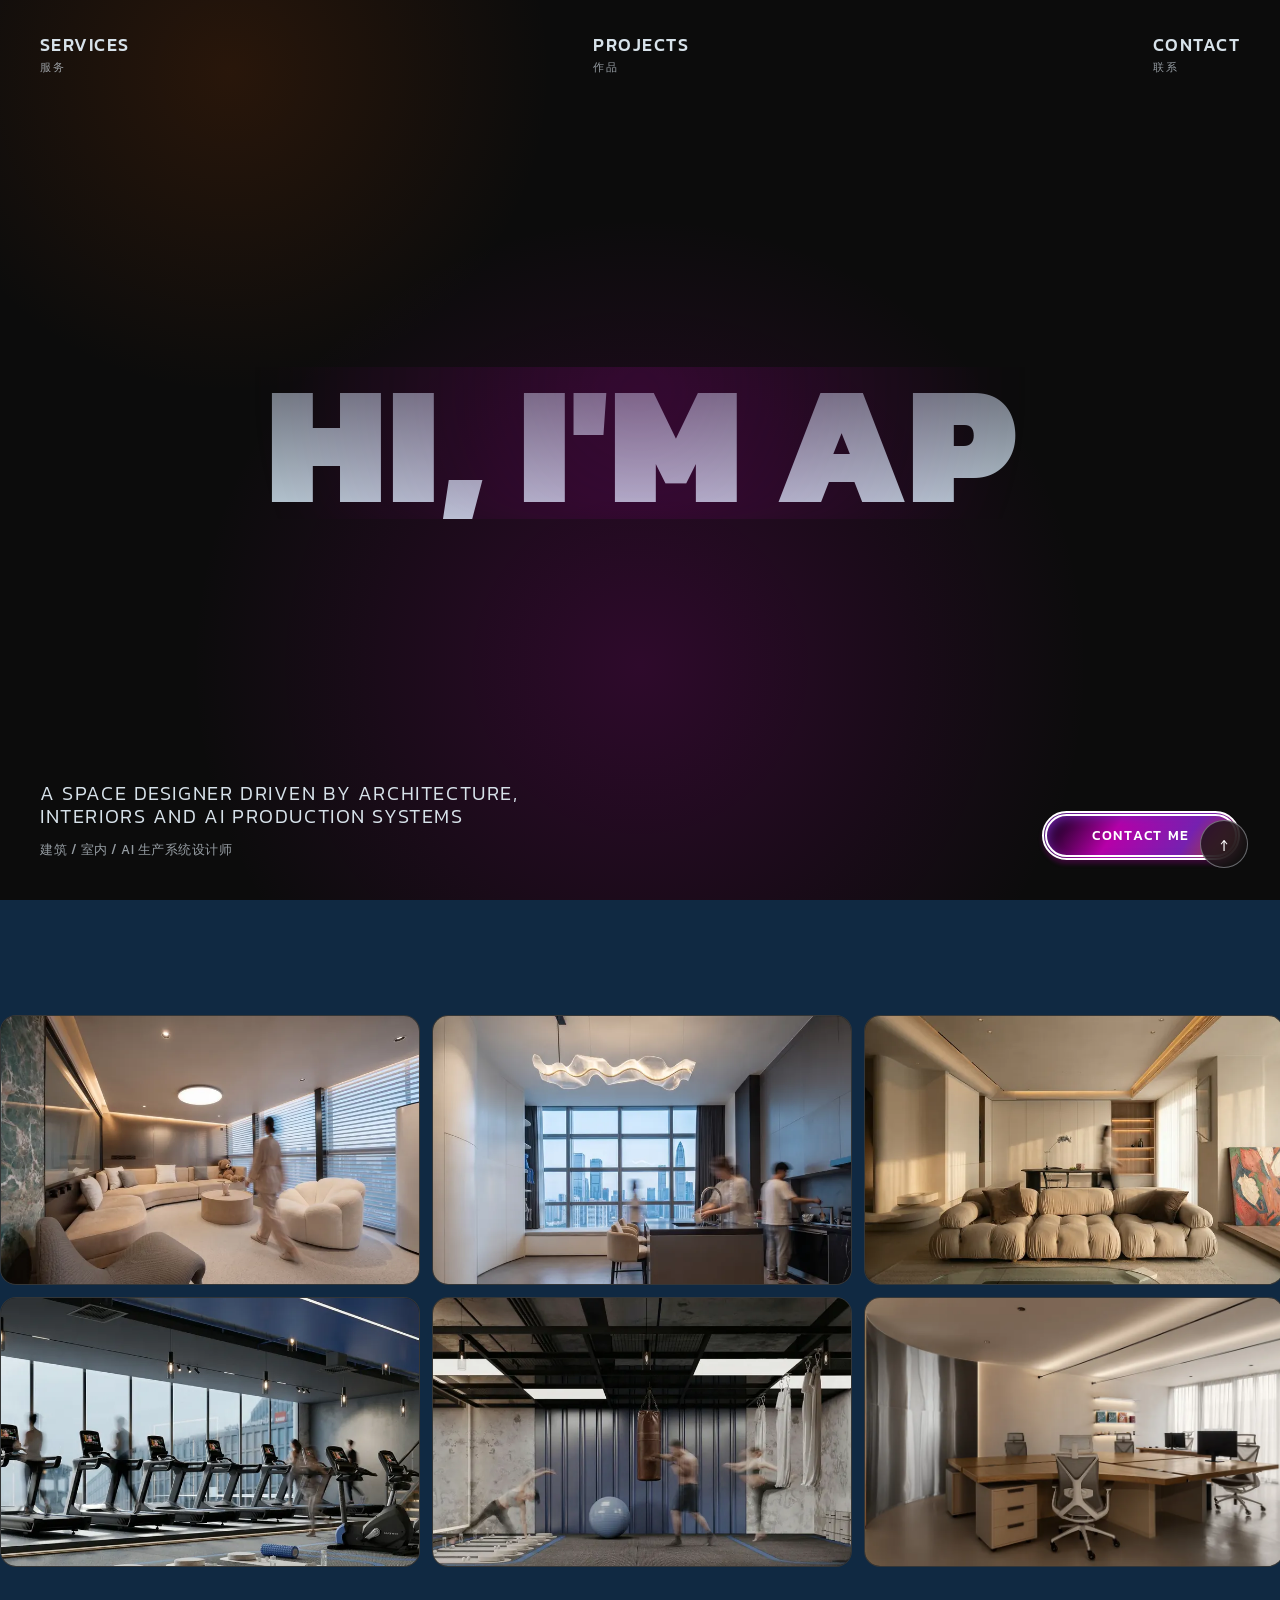
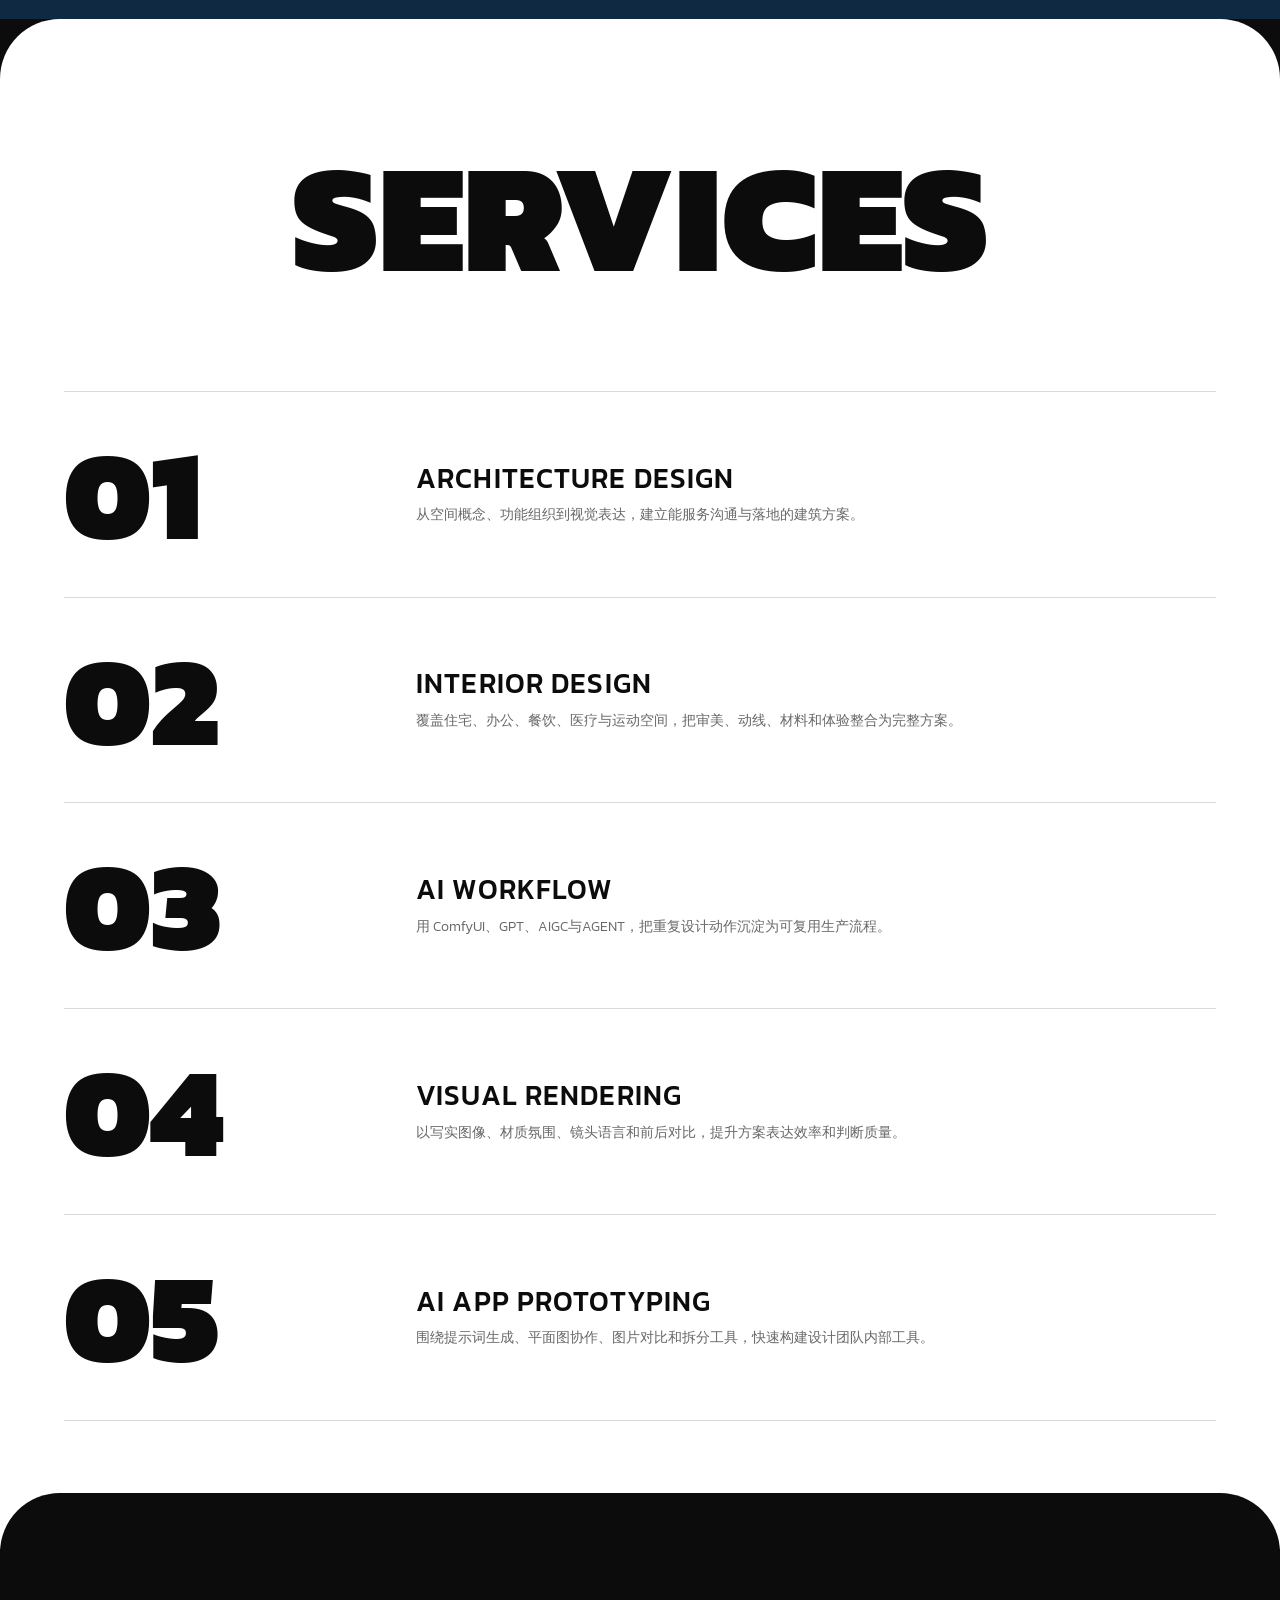
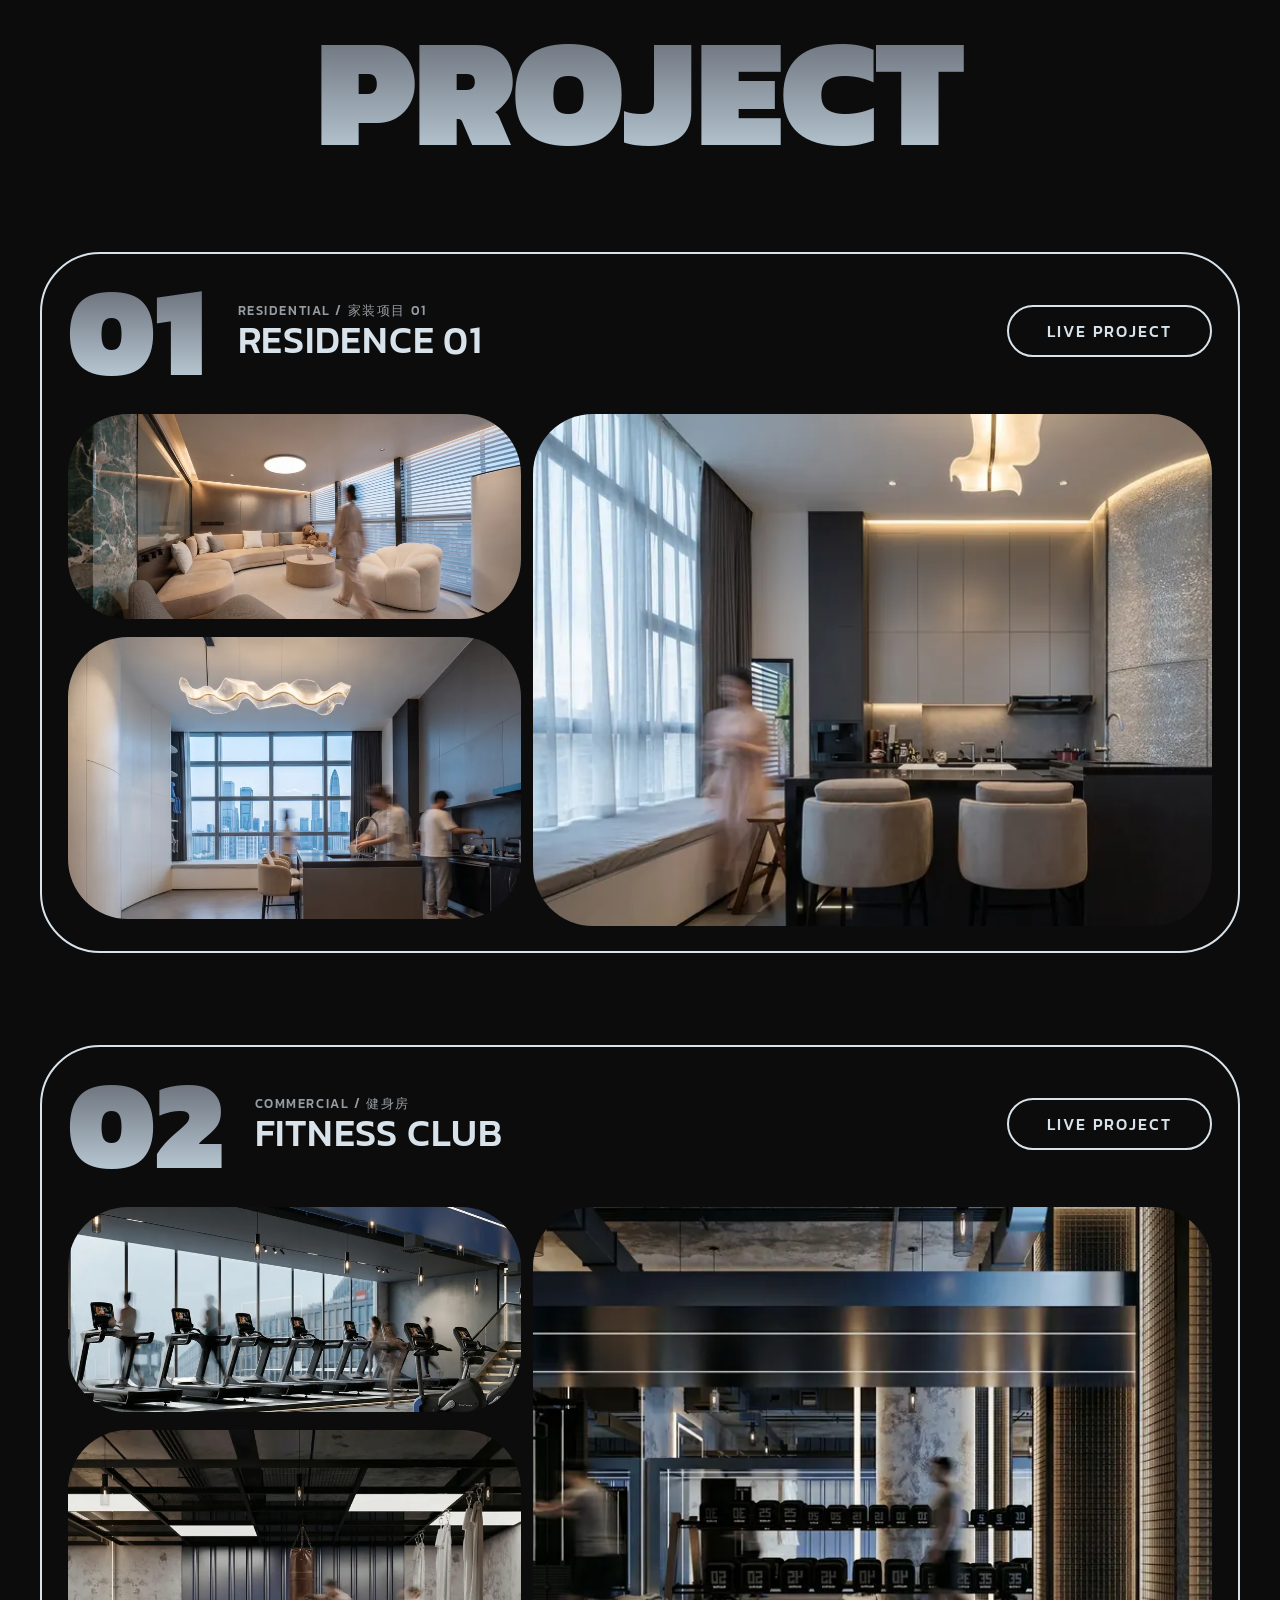
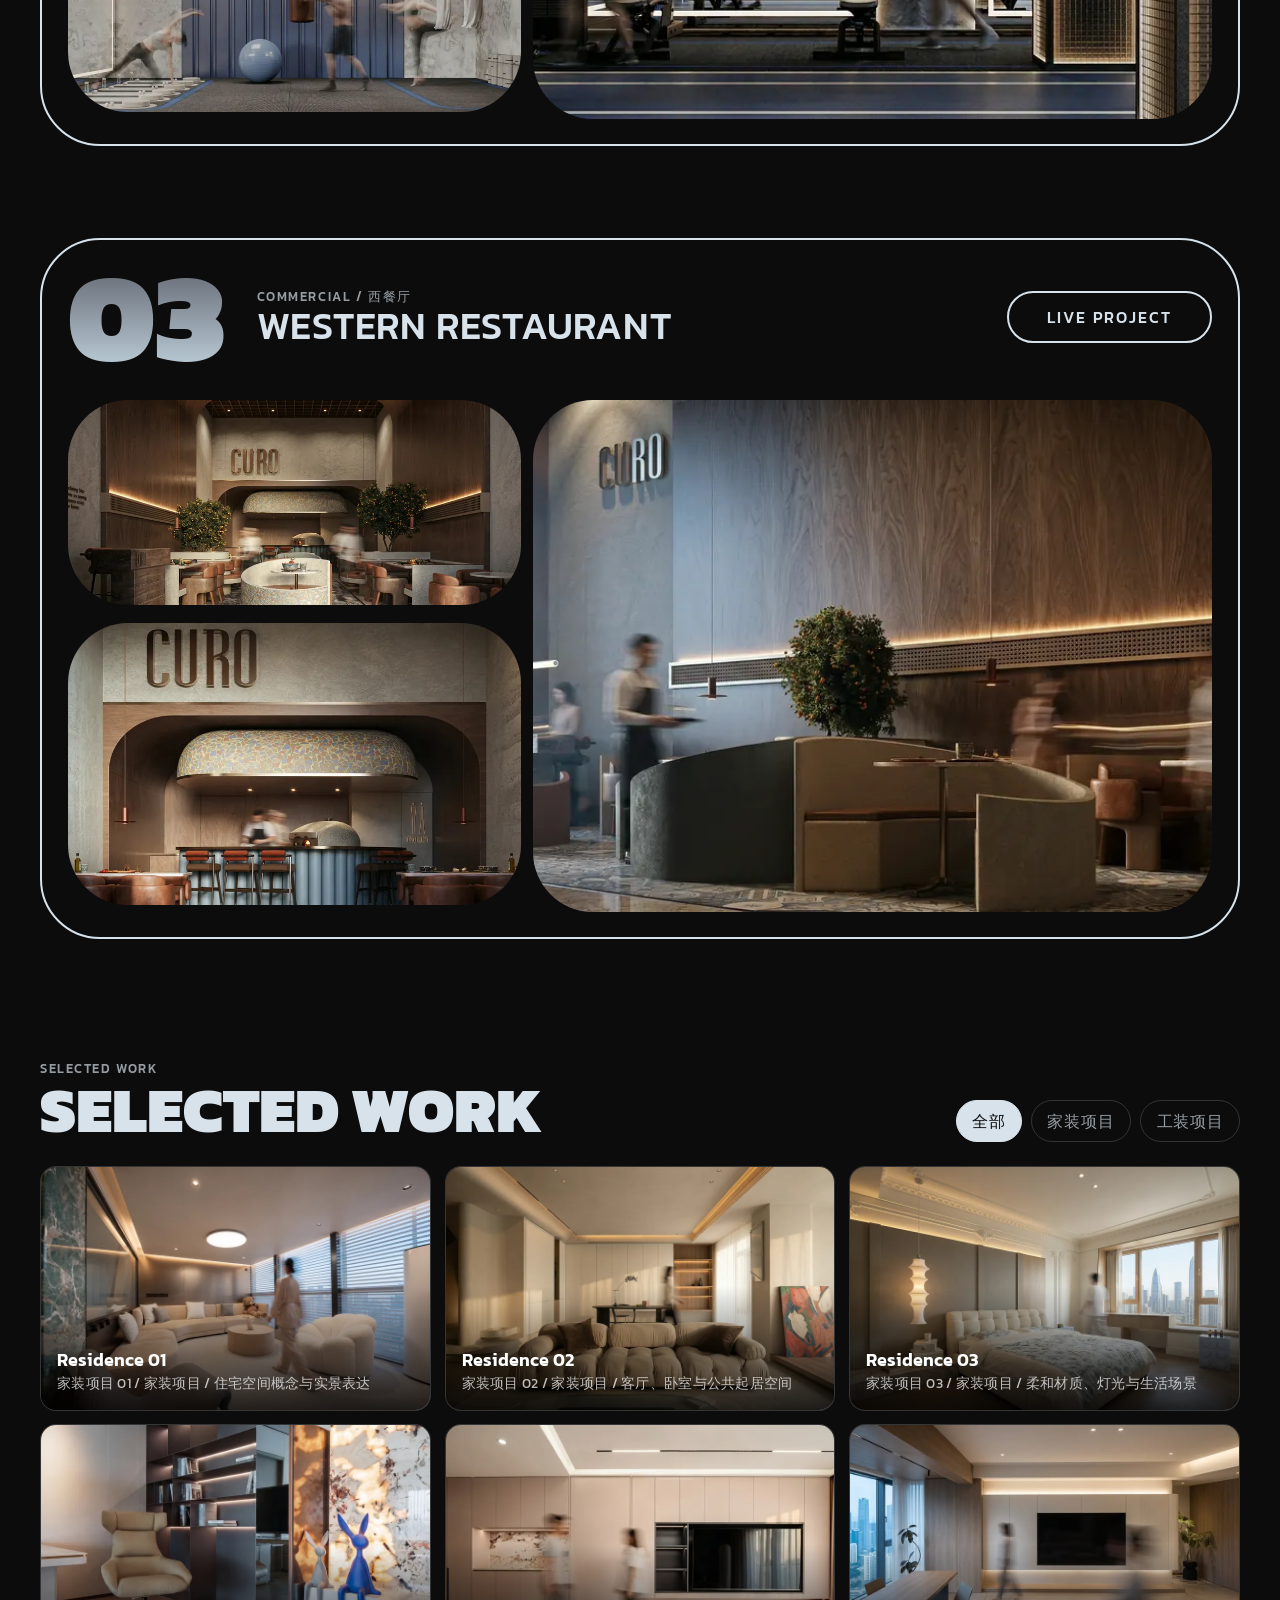
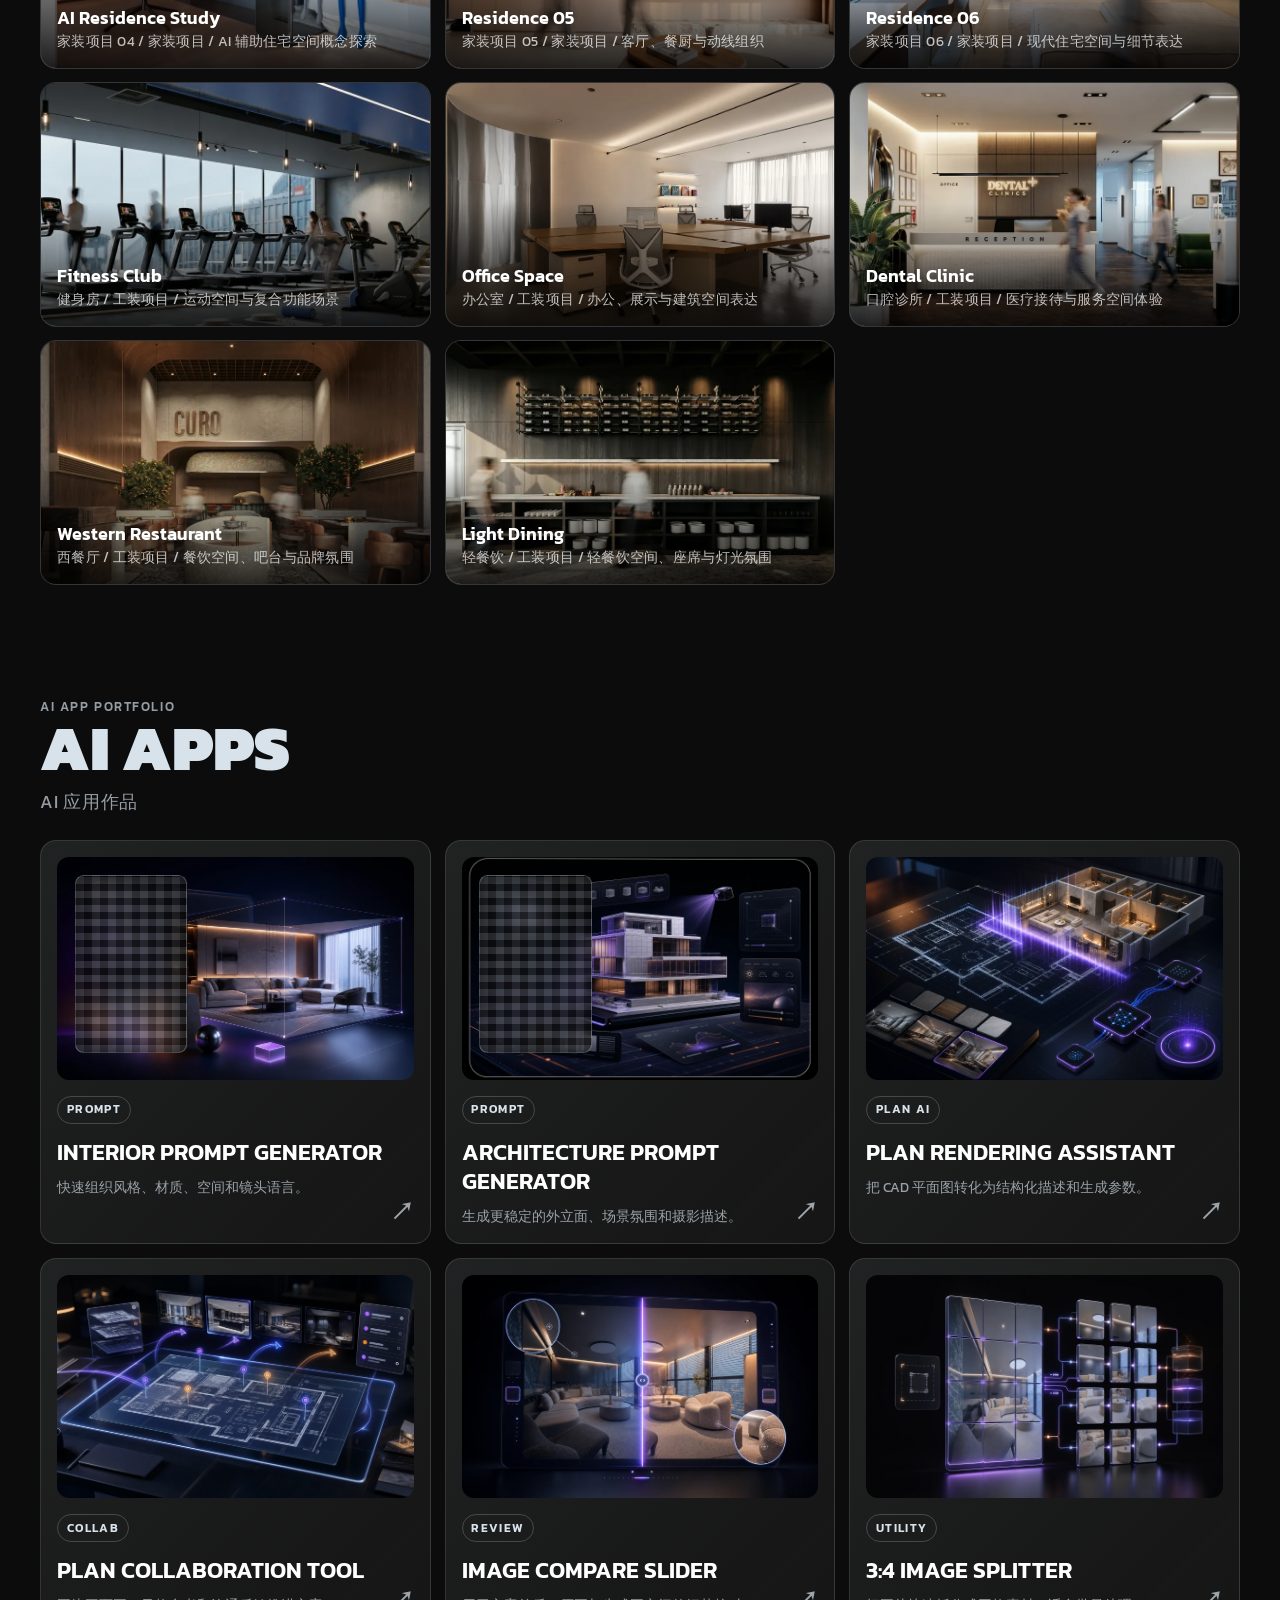
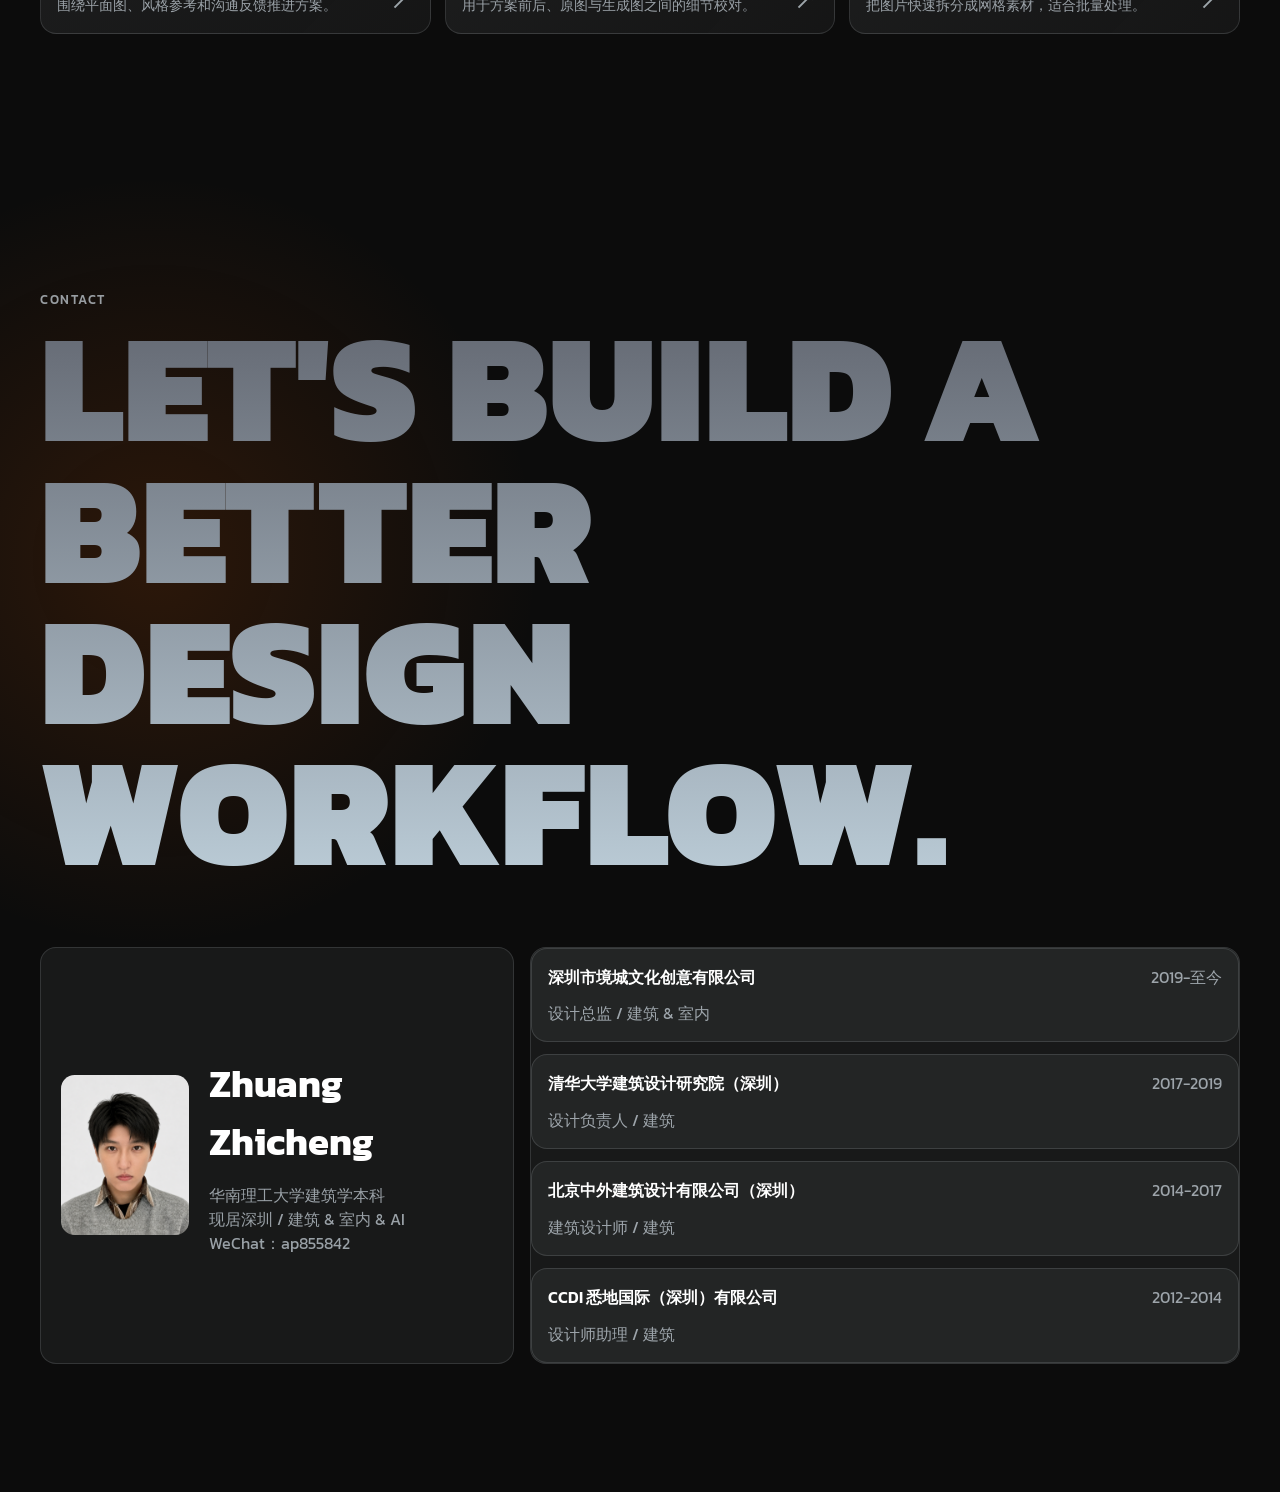
<file: index.html>
<!doctype html>
<html lang="zh-CN">
  <head>
    <meta charset="UTF-8" />
    <meta name="viewport" content="width=device-width, initial-scale=1.0" />
    <title>庄志城 -- 3D Space & AI Creator</title>
    <meta
      name="description"
      content="庄志城个人网页，展示建筑设计、室内设计、AIGC 工作流与设计类 AI 应用。"
    />
    <link rel="preconnect" href="https://fonts.googleapis.com" />
    <link rel="preconnect" href="https://fonts.gstatic.com" crossorigin />
    <link
      href="https://fonts.googleapis.com/css2?family=Kanit:wght@300;400;500;600;700;800;900&display=swap"
      rel="stylesheet"
    />
    <link rel="icon" href="data:image/svg+xml,%3Csvg xmlns='http://www.w3.org/2000/svg' viewBox='0 0 64 64'%3E%3Crect width='64' height='64' rx='32' fill='%230C0C0C'/%3E%3Ctext x='32' y='42' text-anchor='middle' font-size='30' font-family='Arial' font-weight='800' fill='%23D7E2EA'%3EZ%3C/text%3E%3C/svg%3E" />
    <link rel="stylesheet" href="./styles.css?v=20260701-publish" />
  </head>
  <body>
    <main id="top" class="site-shell">
      <section class="hero-section" aria-label="首页">
        <header class="site-nav">
          <a href="#services">Services<span>服务</span></a>
          <a href="#projects">Projects<span>作品</span></a>
          <a href="#contact">Contact<span>联系</span></a>
        </header>

        <div class="hero-heading-wrap reveal" data-reveal>
          <h1 class="hero-heading">Hi, i'm AP</h1>
        </div>

        <div class="hero-bottom">
          <p class="hero-intro reveal" data-reveal>
            a space designer driven by architecture,<br />
            interiors and ai production systems
            <span>建筑 / 室内 / AI 生产系统设计师</span>
          </p>
          <a class="contact-button reveal" href="#contact" data-reveal>Contact Me</a>
        </div>
      </section>

      <section class="marquee-section" aria-label="作品滚动预览">
        <div class="marquee-row" data-direction="right"></div>
        <div class="marquee-row" data-direction="left"></div>
      </section>

      <section id="services" class="services-section">
        <h2 class="section-title reveal" data-reveal>Services</h2>
        <div class="service-list">
          <article class="service-item reveal" data-reveal>
            <span>01</span>
            <div>
              <h3>Architecture Design</h3>
              <p>从空间概念、功能组织到视觉表达，建立能服务沟通与落地的建筑方案。</p>
            </div>
          </article>
          <article class="service-item reveal" data-reveal>
            <span>02</span>
            <div>
              <h3>Interior Design</h3>
              <p>覆盖住宅、办公、餐饮、医疗与运动空间，把审美、动线、材料和体验整合为完整方案。</p>
            </div>
          </article>
          <article class="service-item reveal" data-reveal>
            <span>03</span>
            <div>
              <h3>AI Workflow</h3>
              <p>用 ComfyUI、GPT、AIGC与AGENT，把重复设计动作沉淀为可复用生产流程。</p>
            </div>
          </article>
          <article class="service-item reveal" data-reveal>
            <span>04</span>
            <div>
              <h3>Visual Rendering</h3>
              <p>以写实图像、材质氛围、镜头语言和前后对比，提升方案表达效率和判断质量。</p>
            </div>
          </article>
          <article class="service-item reveal" data-reveal>
            <span>05</span>
            <div>
              <h3>AI App Prototyping</h3>
              <p>围绕提示词生成、平面图协作、图片对比和拆分工具，快速构建设计团队内部工具。</p>
            </div>
          </article>
        </div>
      </section>

      <section id="projects" class="projects-section">
        <h2 class="hero-heading section-heading reveal" data-reveal>Project</h2>
        <div class="project-stack" id="projectStack"></div>

        <div class="work-library" aria-label="完整作品集">
          <div class="library-heading">
            <div>
              <p class="eyebrow">Selected Work</p>
              <h2>Selected Work</h2>
            </div>
            <div class="filter-bar" role="list" aria-label="作品筛选"></div>
          </div>
          <div class="work-grid" id="workGrid" aria-live="polite"></div>
        </div>

        <div class="ai-apps" aria-label="AI 应用作品">
          <div class="library-heading">
            <div>
              <p class="eyebrow">AI App Portfolio</p>
              <h2>AI Apps</h2>
              <p class="heading-note">AI 应用作品</p>
            </div>
          </div>
          <div class="app-grid">
            <a class="app-card" href="./public/apps/interior-prompt.html" target="_blank" rel="noopener">
              <figure><img src="./public/assets/apps/interior-prompt.webp" alt="" loading="lazy" /></figure>
              <span>Prompt</span>
              <h3>Interior Prompt Generator</h3>
              <p>快速组织风格、材质、空间和镜头语言。</p>
            </a>
            <a class="app-card" href="./public/apps/architecture-prompt.html" target="_blank" rel="noopener">
              <figure><img src="./public/assets/apps/architecture-prompt.webp" alt="" loading="lazy" /></figure>
              <span>Prompt</span>
              <h3>Architecture Prompt Generator</h3>
              <p>生成更稳定的外立面、场景氛围和摄影描述。</p>
            </a>
            <a class="app-card" href="./public/apps/plan-render.html" target="_blank" rel="noopener">
              <figure><img src="./public/assets/apps/plan-render.webp" alt="" loading="lazy" /></figure>
              <span>Plan AI</span>
              <h3>Plan Rendering Assistant</h3>
              <p>把 CAD 平面图转化为结构化描述和生成参数。</p>
            </a>
            <a class="app-card" href="./public/apps/plan-collaboration.html" target="_blank" rel="noopener">
              <figure><img src="./public/assets/apps/plan-collaboration.webp" alt="" loading="lazy" /></figure>
              <span>Collab</span>
              <h3>Plan Collaboration Tool</h3>
              <p>围绕平面图、风格参考和沟通反馈推进方案。</p>
            </a>
            <a class="app-card" href="./public/apps/image-compare.html" target="_blank" rel="noopener">
              <figure><img src="./public/assets/apps/image-compare.webp" alt="" loading="lazy" /></figure>
              <span>Review</span>
              <h3>Image Compare Slider</h3>
              <p>用于方案前后、原图与生成图之间的细节校对。</p>
            </a>
            <a class="app-card" href="./public/apps/image-split-3x4.html" target="_blank" rel="noopener">
              <figure><img src="./public/assets/apps/image-split-3x4.webp" alt="" loading="lazy" /></figure>
              <span>Utility</span>
              <h3>3:4 Image Splitter</h3>
              <p>把图片快速拆分成网格素材，适合批量处理。</p>
            </a>
          </div>
        </div>
      </section>

      <section id="contact" class="contact-section">
        <p class="eyebrow">Contact</p>
        <h2 class="hero-heading">Let's build a better design workflow.</h2>
        <div class="contact-panel">
          <div class="contact-profile">
            <img src="./public/assets/resume/profile-avatar.png?v=20260623-clear" alt="庄志城个人照片" />
            <div>
              <h3>Zhuang Zhicheng</h3>
              <p>华南理工大学建筑学本科</p>
              <p>现居深圳 / 建筑 & 室内 & AI</p>
              <p>WeChat：ap855842</p>
            </div>
          </div>
          <div class="timeline" id="timeline"></div>
        </div>
      </section>
    </main>

    <div class="lightbox" id="lightbox" hidden>
      <button class="lightbox-close" type="button" aria-label="关闭作品预览">×</button>
      <div class="lightbox-toolbar" aria-label="作品预览工具">
        <button class="lightbox-zoom" type="button" data-zoom="toggle">放大查看</button>
        <button class="lightbox-zoom" type="button" data-zoom="reset">还原</button>
      </div>
      <button class="lightbox-nav prev" type="button" aria-label="上一张">‹</button>
      <figure>
        <img id="lightboxImage" alt="" />
        <figcaption id="lightboxCaption"></figcaption>
      </figure>
      <button class="lightbox-nav next" type="button" aria-label="下一张">›</button>
    </div>

    <a class="back-to-top" href="#top" aria-label="回到顶部">
      <span aria-hidden="true">↑</span>
    </a>

    <script src="./script.js?v=20260701-publish"></script>
  </body>
</html>
</file>
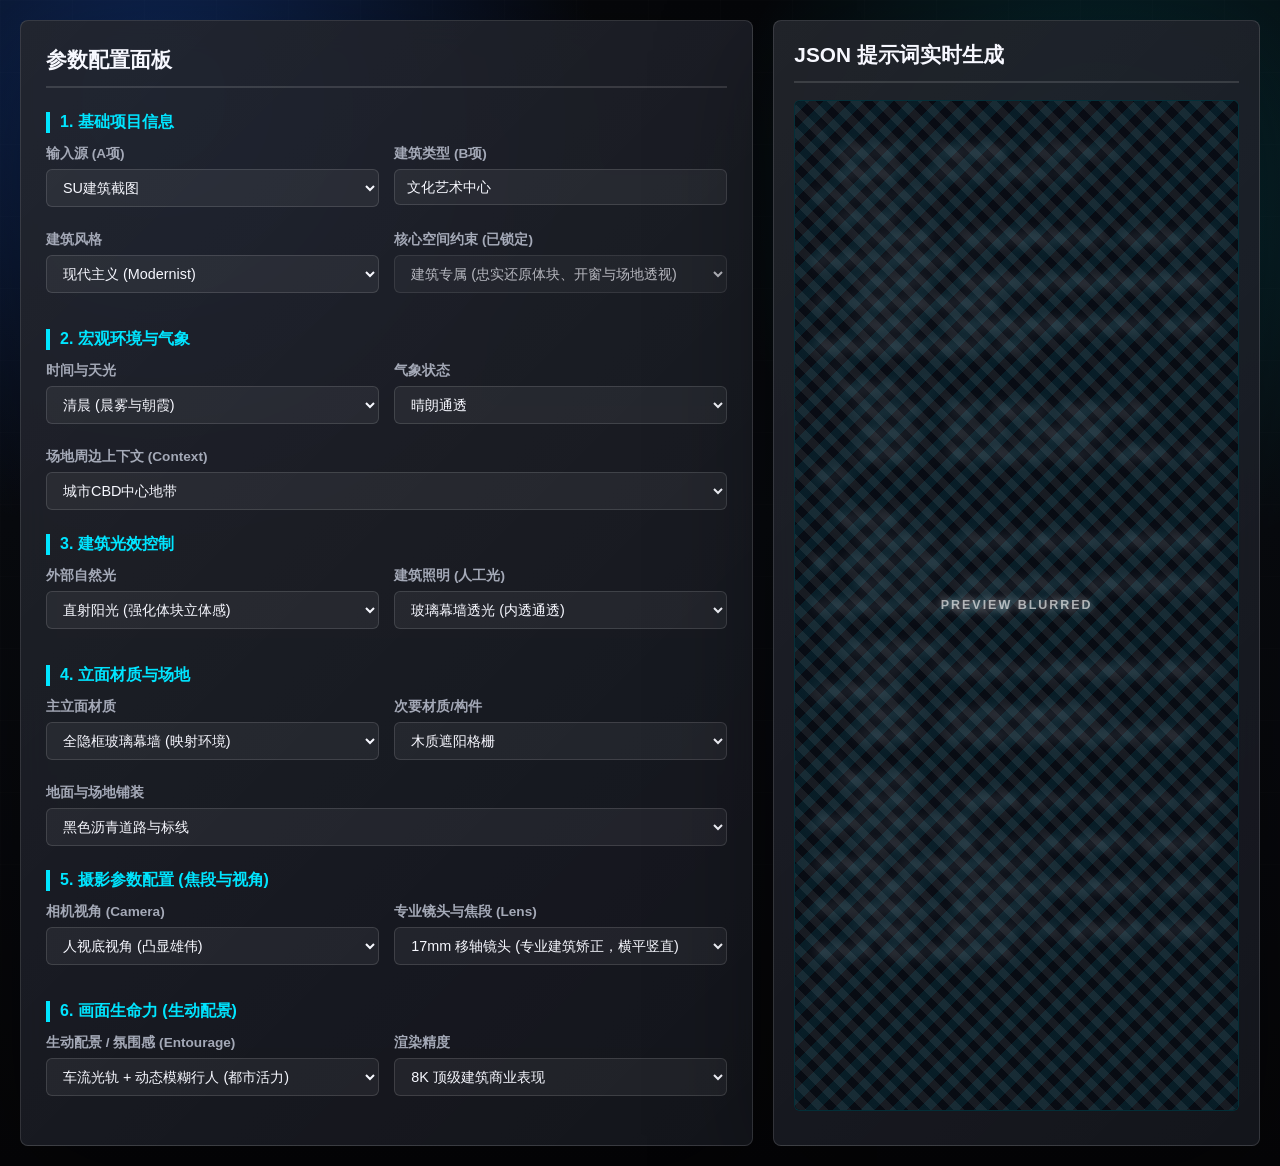
<file: public/apps/architecture-prompt.html>
<!DOCTYPE html>
<html lang="zh-CN">
<head>
    <meta charset="UTF-8">
    <meta name="viewport" content="width=device-width, initial-scale=1.0">
    <title>建筑写实表现 - 提示词生成器</title>
    <style>
        :root {
            --primary: #2c3e50;
            --bg: #f4f6f8;
            --border: #ced4da;
            --radius: 6px;
            --accent: #2e86de;
            --success: #10ac84;
        }
        body {
            font-family: -apple-system, BlinkMacSystemFont, "Segoe UI", Roboto, sans-serif;
            background-color: var(--bg);
            color: var(--primary);
            max-width: 1400px;
            margin: 0 auto;
            padding: 20px;
            display: flex;
            gap: 20px;
            min-height: 100vh;
        }
        .form-section {
            flex: 1.4;
            background: #fff;
            padding: 25px;
            border-radius: var(--radius);
            box-shadow: 0 4px 15px rgba(0,0,0,0.05);
            min-height: calc(100vh - 40px);
            overflow-y: visible;
        }
        .right-panel {
            flex: 1;
            display: flex;
            flex-direction: column;
            gap: 20px;
        }
        .card { 
            background: #fff; 
            padding: 20px; 
            border-radius: var(--radius); 
            box-shadow: 0 4px 15px rgba(0,0,0,0.05); 
            display: flex;
            flex-direction: column;
            flex: 1; /* 让 JSON 预览卡片填满右侧高度 */
        }
        h2 { font-size: 1.3rem; margin-top: 0; padding-bottom: 12px; border-bottom: 2px solid var(--border); color: #34495e; }
        h3 { font-size: 1rem; margin: 24px 0 12px 0; color: var(--accent); border-left: 4px solid var(--accent); padding-left: 10px; }
        .row { display: flex; gap: 15px; margin-bottom: 12px; }
        .row .form-group { flex: 1; }
        .form-group { margin-bottom: 12px; }
        label { display: block; font-size: 0.85rem; margin-bottom: 6px; font-weight: 600; color: #555; }
        select, input[type="text"] {
            width: 100%; padding: 9px 12px; border: 1px solid var(--border);
            border-radius: 4px; font-size: 0.9rem; box-sizing: border-box; background-color: #f8f9fa; transition: border 0.2s;
        }
        select:focus, input:focus { border-color: var(--accent); outline: none; background: #fff;}
        .custom-input { margin-top: 8px; display: none; background-color: #fffde7 !important; border-color: #fdd835 !important; }
        pre { 
            background: #1e272e; color: #d2dae2; padding: 20px; border-radius: var(--radius); 
            overflow-y: auto; font-size: 0.9rem; flex: 1; white-space: pre-wrap; margin-top: 0;
            line-height: 1.5;
        }
        .btn { 
            background: var(--accent); color: #fff; border: none; padding: 12px 15px; 
            border-radius: 4px; cursor: pointer; font-size: 0.95rem; font-weight: bold; 
            transition: opacity 0.2s; width: 100%; margin-top: 15px;
        }
        .btn:hover { opacity: 0.85; }
        .btn.success { background: var(--success); }
        ::-webkit-scrollbar { width: 6px; height: 6px; }
        ::-webkit-scrollbar-thumb { background: #b2bec3; border-radius: 3px; }
    </style>
<link rel="stylesheet" href="./app-theme.css?v=20260701-publish">
</head>
<body>

    <div class="form-section">
        <h2>参数配置面板</h2>
        
        <h3>1. 基础项目信息</h3>
        <div class="row">
            <div class="form-group">
                <label>输入源 (A项)</label>
                <select id="projSource">
                    <option value="SU建筑截图">SU建筑截图</option>
                    <option value="建筑白模">建筑白模</option>
                    <option value="场地航拍照片">场地航拍照片</option>
                    <option value="建筑立面线稿">建筑立面线稿</option>
                </select>
            </div>
            <div class="form-group">
                <label>建筑类型 (B项)</label>
                <input type="text" id="projScene" value="文化艺术中心" placeholder="例如：商业综合体 / 独栋美术馆">
            </div>
        </div>
        <div class="row">
            <div class="form-group">
                <label>建筑风格</label>
                <select id="designStyle" onchange="toggleCustom('designStyle', 'designStyleCustom')">
                    <option value="现代主义 (Modernist Architecture)">现代主义 (Modernist)</option>
                    <option value="解构主义 (Deconstructivism)，充满张力的非线性体块">解构主义 (Deconstructivism)</option>
                    <option value="粗野主义 (Brutalism)，强调结构与材料原色">粗野主义 (Brutalism)</option>
                    <option value="参数化设计 (Parametric Design)，流线型表皮">参数化设计 (Parametric)</option>
                    <option value="新中式建筑 (New Chinese Style)，坡屋顶与禅意表达">新中式建筑 (New Chinese)</option>
                    <option value="custom">✍️ 自定义输入...</option>
                </select>
                <input type="text" id="designStyleCustom" class="custom-input" placeholder="请输入自定义风格...">
            </div>
            <div class="form-group">
                <label>核心空间约束 (已锁定)</label>
                <select id="coreConstraint" disabled style="background-color: #e9ecef; color: #495057;">
                    <option value="exterior">建筑专属 (忠实还原体块、开窗与场地透视)</option>
                </select>
            </div>
        </div>

        <h3>2. 宏观环境与气象</h3>
        <div class="row">
            <div class="form-group">
                <label>时间与天光</label>
                <select id="envTime" onchange="toggleCustom('envTime', 'envTimeCustom')">
                    <option value="清晨，晨雾弥漫，朝霞染红天际">清晨 (晨雾与朝霞)</option>
                    <option value="午后，阳光强烈，产生清晰硬朗的建筑阴影">正午/午后 (强烈日照)</option>
                    <option value="黄昏/魔术光 (Golden Hour)，低角度温暖阳光勾勒建筑轮廓">黄昏 (Golden Hour)</option>
                    <option value="蓝调时刻 (Blue Hour)，深蓝天空与建筑暖光形成强烈冷暖对比">蓝调时刻 (夜景冷暖对比)</option>
                    <option value="深夜，璀璨的城市夜景，星空背景">深夜 (璀璨夜景)</option>
                    <option value="custom">✍️ 自定义输入...</option>
                </select>
                <input type="text" id="envTimeCustom" class="custom-input" placeholder="请输入自定义时间...">
            </div>
            <div class="form-group">
                <label>气象状态</label>
                <select id="envWeather">
                    <option value="晴空万里，空气极度通透">晴朗通透</option>
                    <option value="雨后初晴，地面有明显积水与建筑倒影">雨后 (水面反射)</option>
                    <option value="阴天多云，柔和的漫反射光，无刺眼高光">阴天多云 (漫反射)</option>
                    <option value="冬季暴风雪，建筑被白雪覆盖">暴风雪 (雪景)</option>
                </select>
            </div>
        </div>
        <div class="form-group">
            <label>场地周边上下文 (Context)</label>
            <select id="envView" onchange="toggleCustom('envView', 'envViewCustom')">
                <option value="繁华的城市CBD十字路口，高楼林立，车水马龙">城市CBD中心地带</option>
                <option value="宁静的滨水河岸，开阔的水面与自然驳岸">滨水/海滨自然环境</option>
                <option value="茂密的原始森林，建筑隐匿于参天大树之中">森林/山地隐匿环境</option>
                <option value="开阔的城市广场，视线无遮挡">开阔的城市广场</option>
                <option value="custom">✍️ 自定义输入...</option>
            </select>
            <input type="text" id="envViewCustom" class="custom-input" placeholder="请输入具体的周边环境...">
        </div>

        <h3>3. 建筑光效控制</h3>
        <div class="row">
            <div class="form-group">
                <label>外部自然光</label>
                <select id="lightExterior">
                    <option value="阳光直射，建筑立面产生清晰的光影交界线，强化体块立体感">直射阳光 (强化体块立体感)</option>
                    <option value="柔和的全局天光漫反射，凸显建筑表皮的细腻肌理">全局漫反射 (凸显表皮肌理)</option>
                    <option value="强烈的逆光/剪影效果，仅勾勒建筑的天际线轮廓">逆光剪影 (突出轮廓)</option>
                </select>
            </div>
            <div class="form-group">
                <label>建筑照明 (人工光)</label>
                <select id="lightBuilding">
                    <option value="室内灯光全部开启，暖黄色光线透过大面积玻璃幕墙向外溢出，通透璀璨">玻璃幕墙透光 (内透通透)</option>
                    <option value="立面泛光照明，地埋射灯洗亮建筑底部材质，强调建筑昭示性">立面洗墙灯/泛光照明</option>
                    <option value="白天自然状态，无人工照明开启">无人工照明 (纯日景)</option>
                </select>
            </div>
        </div>

        <h3>4. 立面材质与场地</h3>
        <div class="row">
            <div class="form-group">
                <label>主立面材质</label>
                <select id="m_facadeMain" onchange="toggleCustom('m_facadeMain', 'm_facadeMainCustom')">
                    <option value="高反射率的Low-E全隐框玻璃幕墙，映射出天空和周围建筑">全隐框玻璃幕墙 (映射环境)</option>
                    <option value="保留真实模板拼缝与对拉螺栓孔的清水混凝土">清水混凝土</option>
                    <option value="具有历史厚重感的红砖砌筑">复古红砖</option>
                    <option value="暖色调天然干挂石材">干挂天然石材</option>
                    <option value="极具现代感的银灰色阳极氧化铝板幕墙">阳极氧化铝板</option>
                    <option value="custom">✍️ 自定义输入...</option>
                </select>
                <input type="text" id="m_facadeMainCustom" class="custom-input" placeholder="请输入主立面材质...">
            </div>
            <div class="form-group">
                <label>次要材质/构件</label>
                <select id="m_facadeSub" onchange="toggleCustom('m_facadeSub', 'm_facadeSubCustom')">
                    <option value="纵向防腐木格栅遮阳百叶">木质遮阳格栅</option>
                    <option value="深灰色氟碳漆钢结构框架">深灰色钢结构暴露</option>
                    <option value="参数化渐变穿孔铝板">穿孔铝板</option>
                    <option value="空">不需要(留空)</option>
                    <option value="custom">✍️ 自定义输入...</option>
                </select>
                <input type="text" id="m_facadeSubCustom" class="custom-input" placeholder="请输入次要材质...">
            </div>
        </div>
        <div class="form-group">
            <label>地面与场地铺装</label>
            <select id="m_site" onchange="toggleCustom('m_site', 'm_siteCustom')">
                <option value="带有清晰交通标线的黑色沥青市政道路">黑色沥青道路与标线</option>
                <option value="大块面花岗岩广场硬质铺装">花岗岩广场铺装</option>
                <option value="平静的无边际镜面水池，完美倒影建筑">镜面水池 (倒影建筑)</option>
                <option value="修剪整齐的大面积景观草坪">景观草坪</option>
                <option value="空">不需要(留空)</option>
                <option value="custom">✍️ 自定义输入...</option>
            </select>
            <input type="text" id="m_siteCustom" class="custom-input" placeholder="请输入场地材质...">
        </div>

        <h3>5. 摄影参数配置 (焦段与视角)</h3>
        <div class="row">
            <div class="form-group">
                <label>相机视角 (Camera)</label>
                <select id="camAngle">
                    <option value="人视底视角 (Worm's-eye view)，凸显建筑的高大雄伟与压迫感">人视底视角 (凸显雄伟)</option>
                    <option value="正常人眼视高 (Eye-level)，平视，强调街道尺度与亲历感">平视街景视角 (真实亲历)</option>
                    <option value="无人机航拍鸟瞰视角 (Aerial view)，展现完整的建筑屋顶第五立面与场地总图关系">鸟瞰航拍视角 (总图关系)</option>
                </select>
            </div>
            <div class="form-group">
                <label>专业镜头与焦段 (Lens)</label>
                <select id="camModel">
                    <option value="佳能 TS-E 17mm 移轴镜头，彻底修正建筑透视畸变，保证垂直线条绝对平行">17mm 移轴镜头 (专业建筑矫正，横平竖直)</option>
                    <option value="24mm 超广角镜头，展现强烈的空间张力与建筑全貌">24mm 超广角 (凸显空间张力)</option>
                    <option value="35mm 人文定焦镜头，视角自然，兼顾建筑主体与周边环境的叙事">35mm 人文视角 (建筑与环境叙事)</option>
                    <option value="50mm 标准定焦镜头，消除透视形变，客观真实记录">50mm 标准镜头 (客观无畸变)</option>
                    <option value="135mm 长焦镜头，压缩空间透视，拉近背景，强调建筑立面的局部纹理与序列感">135mm 长焦镜头 (压缩透视，强调局部纹理)</option>
                    <option value="大疆 Mavic 3 Pro 航拍级哈苏镜头，画面锐利通透">航拍哈苏镜头 (无人机专用)</option>
                </select>
            </div>
        </div>
        
        <h3>6. 画面生命力 (生动配景)</h3>
        <div class="row">
            <div class="form-group">
                <label>生动配景 / 氛围感 (Entourage)</label>
                <select id="camPeople">
                    <option value="长曝光导致的车流红色尾迹光轨，以及行走的带动态模糊的行人，极具都市活力">车流光轨 + 动态模糊行人 (都市活力)</option>
                    <option value="雨中撑伞匆匆走过的行人，路面积水反射出建筑的倒影与霓虹灯光">撑伞行人 + 水洼倒影 (雨天故事感)</option>
                    <option value="骑行者与玩滑板的青年穿梭于广场，画面极具社区生活气息与年轻活力">骑行者与滑板青年 (社区活力)</option>
                    <option value="建筑底层带有咖啡外摆区，坐着交谈的都市白领，具有浓厚的商业氛围">咖啡外摆 + 交谈白领 (商业氛围)</option>
                    <option value="画面中有三两驻足观赏的行人作为建筑的比例尺，天空有飞鸟掠过">驻足行人作为比例尺 + 飞鸟</option>
                    <option value="微风吹过，前景树叶产生轻微的动态模糊，远处的车辆若隐若现">前景树叶模糊摇曳 (自然呼吸感)</option>
                    <option value="画面极其纯净，移除所有车辆、杂物与行人，仅保留纯粹的建筑结构与植物">纯净空景 (无车无人，极简纯粹)</option>
                </select>
            </div>
            <div class="form-group">
                <label>渲染精度</label>
                <select id="renderQuality">
                    <option value="超高分辨率 (8K) 建筑表现级，材质纹理极度清晰，逼真的光线追踪反射">8K 顶级建筑商业表现</option>
                    <option value="建筑概念竞赛图纸风格，画面干净，色彩克制高级">概念竞赛图纸 (色彩克制)</option>
                </select>
            </div>
        </div>
    </div>

    <div class="right-panel">
        <div class="card">
            <h2>JSON 提示词实时生成</h2>
            <pre id="jsonOutput" class="protected-output"></pre>
        </div>
    </div>

    <script>
        // 控制自定义输入框
        function toggleCustom(selectId, inputId) {
            const select = document.getElementById(selectId);
            const input = document.getElementById(inputId);
            input.style.display = select.value === 'custom' ? 'block' : 'none';
            if (select.value === 'custom') input.focus();
            generateJSON();
        }

        function getFinalValue(selectId, inputId) {
            const select = document.getElementById(selectId);
            return select.value === 'custom' ? document.getElementById(inputId).value : select.value;
        }

        // 核心 JSON 生成逻辑
        function generateJSON() {
            const projName = `${document.getElementById('projSource').value} - ${document.getElementById('projScene').value}`;
            
            // 建筑专属约束
            const coreObj = {
                "几何保真度": "忠实还原建筑体块关系、大面宽比例、开窗位置与立面进退关系。",
                "场地完整性": "保持建筑与周边场地的原始高差及透视关系，不得随意增减主体构筑物。",
                "转换逻辑": "将基础模型或底图转换为高精度、符合物理规律的真实建筑外立面材质 (PBR)。"
            };

            const data = {
                "项目名称": projName,
                "建筑风格": getFinalValue('designStyle', 'designStyleCustom'),
                "核心约束": coreObj,
                "宏观环境": { 
                    "时间光效": getFinalValue('envTime', 'envTimeCustom'), 
                    "气象状态": document.getElementById('envWeather').value,
                    "场地周边": getFinalValue('envView', 'envViewCustom') 
                },
                "建筑光影": { 
                    "外部自然光": document.getElementById('lightExterior').value, 
                    "建筑人工光": document.getElementById('lightBuilding').value 
                },
                "摄影与后期": { 
                    "相机视角": document.getElementById('camAngle').value,
                    "专业镜头": document.getElementById('camModel').value, 
                    "生动配景": document.getElementById('camPeople').value,
                    "渲染精度": document.getElementById('renderQuality').value 
                }
            };

            // 材质节点动态过滤
            const materials = {};
            const facadeMain = getFinalValue('m_facadeMain', 'm_facadeMainCustom');
            const facadeSub = getFinalValue('m_facadeSub', 'm_facadeSubCustom');
            const siteVal = getFinalValue('m_site', 'm_siteCustom');
            
            if (facadeMain && facadeMain !== '空') materials["主立面"] = facadeMain;
            if (facadeSub && facadeSub !== '空') materials["次要构件"] = facadeSub;
            if (siteVal && siteVal !== '空') materials["地面铺装"] = siteVal;

            if (Object.keys(materials).length > 0) {
                const newData = {};
                for (let key in data) { 
                    newData[key] = data[key]; 
                    if (key === '建筑光影') newData["立面与场地材质"] = materials; 
                }
                document.getElementById('jsonOutput').textContent = JSON.stringify(newData, null, 2);
                return JSON.stringify(newData, null, 2);
            }

            const jsonString = JSON.stringify(data, null, 2);
            document.getElementById('jsonOutput').textContent = jsonString;
            return jsonString;
        }

        // 监听所有输入框和下拉框，实现实时更新
        document.querySelectorAll('input, select').forEach(element => {
            element.addEventListener('input', generateJSON);
            element.addEventListener('change', generateJSON);
        });

        // 初始化加载一次
        generateJSON();
    </script>
<script src="./app-protect.js?v=20260623"></script>
</body>
</html>
</file>
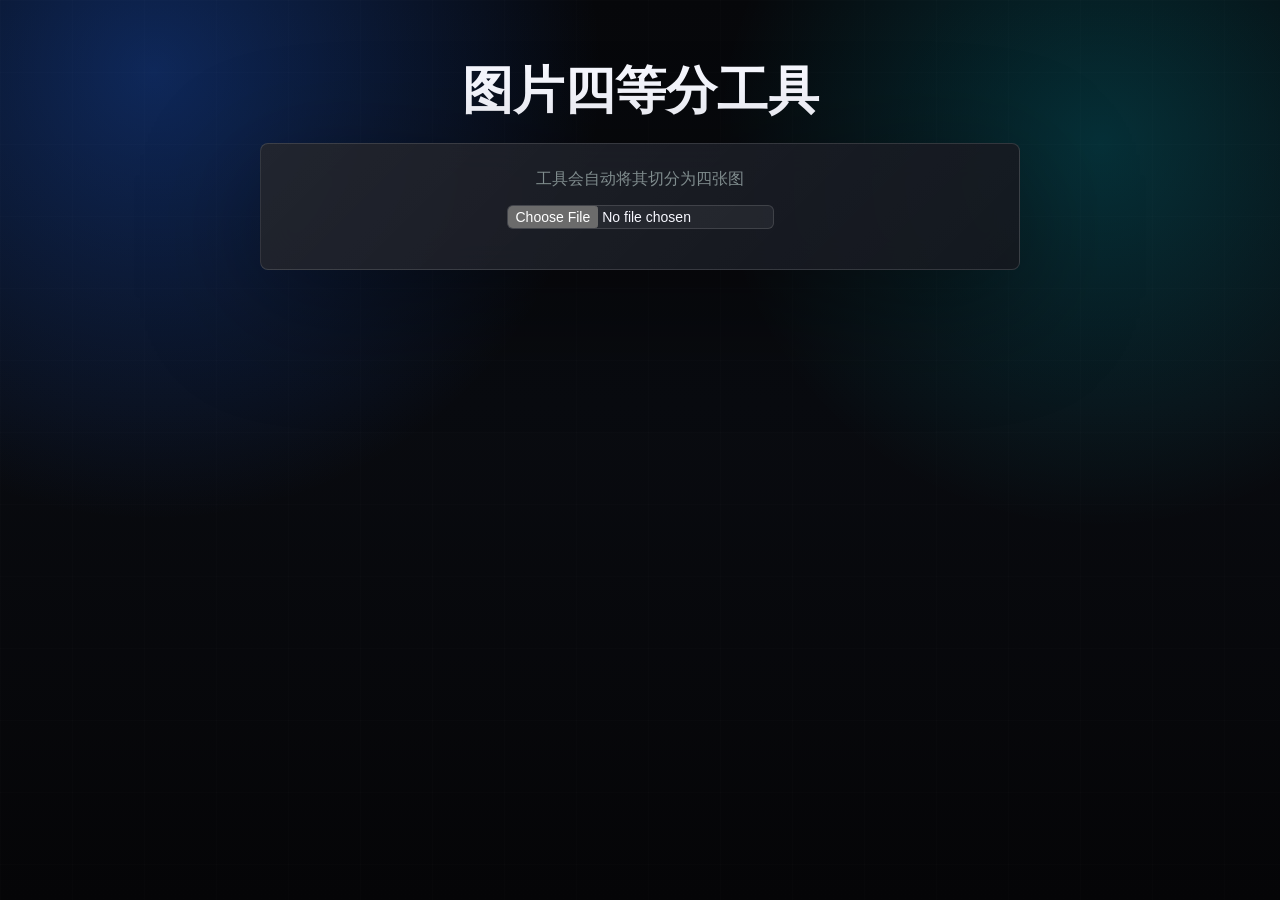
<file: public/apps/image-split-3x4.html>
<!DOCTYPE html>
<html lang="zh-CN">
<head>
    <meta charset="UTF-8">
    <meta name="viewport" content="width=device-width, initial-scale=1.0">
    <title>图片四等分工具</title>
    <style>
        body {
            font-family: 'Segoe UI', Tahoma, Geneva, Verdana, sans-serif;
            background-color: #f4f7f6;
            color: #333;
            max-width: 800px;
            margin: 0 auto;
            padding: 30px 20px;
            text-align: center;
        }
        h1 {
            color: #2c3e50;
            margin-bottom: 25px;
        }
        .upload-section {
            background: #fff;
            padding: 25px;
            border-radius: 8px;
            box-shadow: 0 4px 6px rgba(0,0,0,0.05);
            margin-bottom: 20px;
        }
        input[type="file"] {
            margin: 15px 0;
            font-size: 14px;
        }
        #original-preview {
            max-width: 260px;
            max-height: 350px;
            margin-top: 15px;
            border-radius: 6px;
            display: none;
            box-shadow: 0 4px 10px rgba(0,0,0,0.1);
        }
        .action-section {
            margin: 20px 0;
        }
        .download-all-btn {
            background-color: #2ecc71;
            color: white;
            border: none;
            padding: 12px 30px;
            font-size: 16px;
            font-weight: bold;
            border-radius: 25px;
            cursor: pointer;
            box-shadow: 0 4px 6px rgba(46, 204, 113, 0.2);
            transition: all 0.2s ease;
        }
        .download-all-btn:hover {
            background-color: #27ae60;
            box-shadow: 0 6px 12px rgba(46, 204, 113, 0.3);
            transform: translateY(-1px);
        }
        .download-all-btn:active {
            transform: translateY(1px);
        }
        .result-container {
            display: grid;
            grid-template-columns: 1fr 1fr;
            gap: 20px;
            max-width: 600px;
            margin: 20px auto 0 auto;
        }
        .piece-wrapper {
            background: #fff;
            padding: 12px;
            border-radius: 8px;
            box-shadow: 0 4px 6px rgba(0,0,0,0.05);
            display: flex;
            flex-direction: column;
            align-items: center;
        }
        canvas {
            max-width: 100%;
            height: auto;
            border: 1px solid #eee;
            border-radius: 4px;
        }
        .download-btn {
            margin-top: 12px;
            padding: 6px 14px;
            background-color: #3498db;
            color: white;
            text-decoration: none;
            border-radius: 4px;
            font-size: 13px;
            transition: background 0.2s;
        }
        .download-btn:hover {
            background-color: #2980b9;
        }
        .hidden {
            display: none !important;
        }
        .tip {
            font-size: 12px;
            color: #7f8c8d;
            margin-top: 8px;
        }
    </style>
<link rel="stylesheet" href="./app-theme.css?v=20260623">
</head>
<body>

    <h1>图片四等分工具</h1>
    
    <div class="upload-section">
        <p style="margin: 0; color: #7f8c8d;">工具会自动将其切分为四张图</p>
        <input type="file" id="imageInput" accept="image/*">
        <br>
        <img id="original-preview" alt="原图预览">
    </div>

    <div id="actionArea" class="action-section hidden">
        <button id="downloadAllBtn" class="download-all-btn">⚡ 一键下载全部 (4张)</button>
        <p class="tip">提示：首次使用时，浏览器可能会询问“是否允许此网站下载多个文件”，请选择“允许”。</p>
    </div>

    <div id="results" class="result-container hidden"></div>

    <script>
        const imageInput = document.getElementById('imageInput');
        const originalPreview = document.getElementById('original-preview');
        const actionArea = document.getElementById('actionArea');
        const downloadAllBtn = document.getElementById('downloadAllBtn');
        const resultsContainer = document.getElementById('results');

        // 存储生成的下载链接，用于一键下载
        let generatedLinks = [];

        imageInput.addEventListener('change', function(event) {
            const file = event.target.files[0];
            if (!file) return;

            const reader = new FileReader();
            reader.onload = function(e) {
                originalPreview.src = e.target.result;
                originalPreview.style.display = 'inline-block';
                
                const img = new Image();
                img.onload = function() {
                    splitImage(img);
                }
                img.src = e.target.result;
            }
            reader.readAsDataURL(file);
        });

        function splitImage(img) {
            // 重置状态
            resultsContainer.innerHTML = '';
            generatedLinks = [];
            
            resultsContainer.classList.remove('hidden');
            actionArea.classList.remove('hidden');

            const pieceWidth = Math.floor(img.width / 2);
            const pieceHeight = Math.floor(img.height / 2);

            const pieces = [
                { x: 0, y: 0, name: '左上' },
                { x: pieceWidth, y: 0, name: '右上' },
                { x: 0, y: pieceHeight, name: '左下' },
                { x: pieceWidth, y: pieceHeight, name: '右下' }
            ];

            pieces.forEach((piece, index) => {
                const wrapper = document.createElement('div');
                wrapper.className = 'piece-wrapper';

                const canvas = document.createElement('canvas');
                canvas.width = pieceWidth;
                canvas.height = pieceHeight;
                const ctx = canvas.getContext('2d');

                ctx.drawImage(
                    img, 
                    piece.x, piece.y, pieceWidth, pieceHeight, 
                    0, 0, pieceWidth, pieceHeight
                );

                const dataURL = canvas.toDataURL('image/png');

                const downloadLink = document.createElement('a');
                downloadLink.href = dataURL;
                // 命名格式：原图片名_位置.png，若无原名则用默认名
                const originalName = imageInput.files[0].name.split('.')[0];
                downloadLink.download = `${originalName}_${piece.name}.png`;
                downloadLink.className = 'download-btn';
                downloadLink.textContent = `下载 ${piece.name}`;

                // 收集下载链接
                generatedLinks.push(downloadLink);

                wrapper.appendChild(canvas);
                wrapper.appendChild(downloadLink);
                resultsContainer.appendChild(wrapper);
            });
        }

        // 一键下载按钮点击事件
        downloadAllBtn.addEventListener('click', function() {
            if (generatedLinks.length === 0) return;

            // 循环触发每个链接的点击下载，并加入微小的延迟，防止浏览器因并发过高拦截下载
            generatedLinks.forEach((link, index) => {
                setTimeout(() => {
                    link.click();
                }, index * 250); // 每隔 250 毫秒触发一个下载
            });
        });
    </script>
<script src="./app-protect.js?v=20260623"></script>
</body>
</html>
</file>
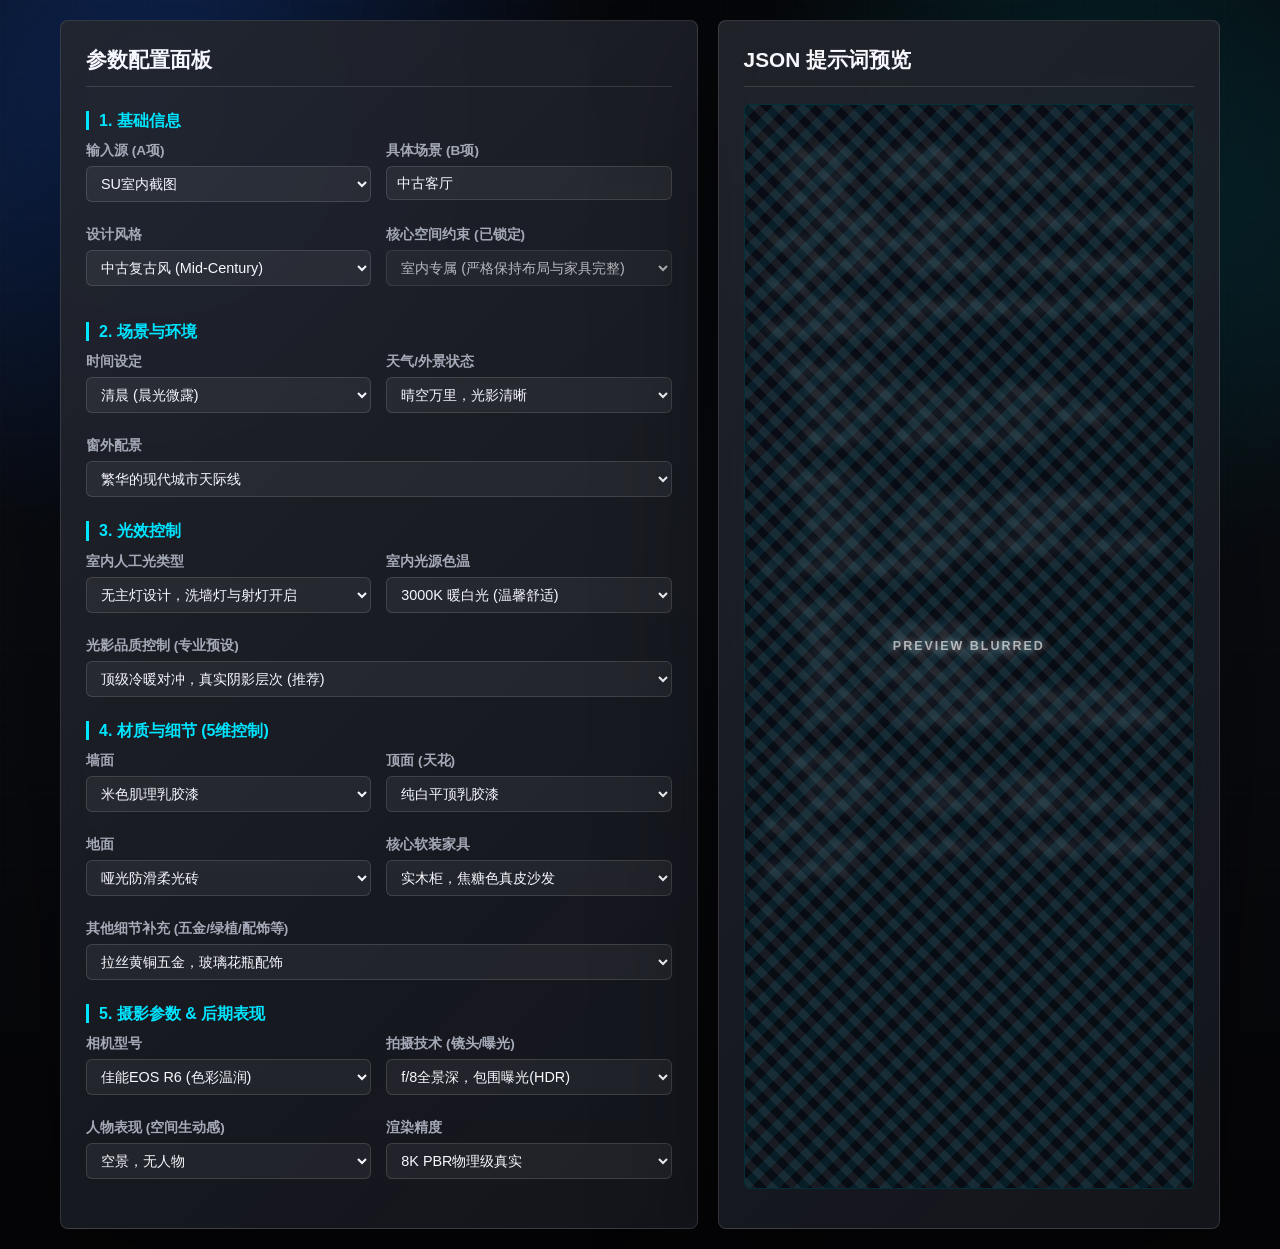
<file: public/apps/interior-prompt.html>
<!DOCTYPE html>
<html lang="zh-CN">
<head>
    <meta charset="UTF-8">
    <meta name="viewport" content="width=device-width, initial-scale=1.0">
    <title>室内写实摄影 - 提示词生成器</title>
    <style>
        :root {
            --primary: #2c3e50;
            --bg: #f0f2f5;
            --border: #d9d9d9;
            --radius: 6px;
            --accent: #1890ff;
        }
        body {
            font-family: -apple-system, BlinkMacSystemFont, "Segoe UI", Roboto, Helvetica, Arial, sans-serif;
            background-color: var(--bg);
            color: var(--primary);
            max-width: 1200px;
            margin: 0 auto;
            padding: 20px;
            display: flex;
            gap: 20px;
        }
        .form-section {
            flex: 1.3;
            background: #fff;
            padding: 25px;
            border-radius: var(--radius);
            box-shadow: 0 2px 12px rgba(0,0,0,0.08);
            min-height: calc(100vh - 40px);
            overflow-y: visible;
        }
        .output-section {
            flex: 1;
            background: #fff;
            padding: 25px;
            border-radius: var(--radius);
            box-shadow: 0 2px 12px rgba(0,0,0,0.08);
            display: flex;
            flex-direction: column;
        }
        h2 { font-size: 1.3rem; margin-top: 0; padding-bottom: 12px; border-bottom: 1px solid var(--border); }
        h3 { font-size: 1rem; margin: 24px 0 12px 0; color: #1890ff; border-left: 3px solid #1890ff; padding-left: 10px; line-height: 1.2; }
        .row { display: flex; gap: 15px; margin-bottom: 12px; }
        .row .form-group { flex: 1; }
        .form-group { margin-bottom: 12px; }
        label { display: block; font-size: 0.85rem; margin-bottom: 6px; font-weight: 600; color: #555; }
        select, input[type="text"] {
            width: 100%; padding: 8px 10px; border: 1px solid var(--border);
            border-radius: 4px; font-size: 0.9rem; box-sizing: border-box;
            background-color: #fafafa; transition: border 0.3s;
        }
        select:focus, input[type="text"]:focus { border-color: var(--accent); outline: none; background: #fff;}
        .custom-input { margin-top: 8px; display: none; background-color: #fffbdd !important; border-color: #fadb14 !important; }
        .hint { font-size: 0.8rem; color: #999; margin-top: -6px; margin-bottom: 10px; }
        pre {
            background: #1e1e1e; color: #d4d4d4; padding: 20px; border-radius: var(--radius);
            overflow-x: auto; flex-grow: 1; font-size: 0.9rem; line-height: 1.5; white-space: pre-wrap;
            margin-top: 0;
        }
        .btn {
            background: var(--accent); color: #fff; border: none; padding: 12px 20px;
            border-radius: 4px; cursor: pointer; font-size: 1rem; font-weight: 500;
            transition: all 0.2s; width: 100%; margin-top: 15px;
        }
        .btn:hover { background: #40a9ff; }
        .btn.success { background: #52c41a; }
        ::-webkit-scrollbar { width: 6px; height: 6px; }
        ::-webkit-scrollbar-thumb { background: #ccc; border-radius: 3px; }
        ::-webkit-scrollbar-track { background: #f1f1f1; }
    </style>
<link rel="stylesheet" href="./app-theme.css?v=20260701-publish">
</head>
<body>

    <div class="form-section">
        <h2>参数配置面板</h2>
        
        <h3>1. 基础信息</h3>
        <div class="row">
            <div class="form-group">
                <label>输入源 (A项)</label>
                <select id="projSource">
                    <option value="su室内截图">SU室内截图</option>
                    <option value="室内效果图">室内效果图</option>
                    <option value="室内实景照片">室内实景照片</option>
                    <option value="su室内线稿">SU室内线稿</option>
                </select>
            </div>
            <div class="form-group">
                <label>具体场景 (B项)</label>
                <input type="text" id="projScene" value="中古客厅" placeholder="例如：中古客厅 / 适老化长辈房">
            </div>
        </div>
        <div class="row">
            <div class="form-group">
                <label>设计风格</label>
                <select id="designStyle" onchange="toggleCustom('designStyle', 'designStyleCustom')">
                    <option value="中古复古风 (Mid-Century Modern)">中古复古风 (Mid-Century)</option>
                    <option value="现代简约 (Modern Minimalist)">现代简约 (Modern)</option>
                    <option value="法式奶油风 (French Cream Style)">法式奶油风 (French Cream)</option>
                    <option value="适老化无障碍设计 (Age-friendly Design)">适老化无障碍设计 (Age-friendly)</option>
                    <option value="侘寂风 (Wabi-Sabi)">侘寂风 (Wabi-Sabi)</option>
                    <option value="新中式 (New Chinese Style)">新中式 (New Chinese Style)</option>
                    <option value="工业风 (Industrial)">工业风 (Industrial)</option>
                    <option value="custom">✍️ 自定义输入...</option>
                </select>
                <input type="text" id="designStyleCustom" class="custom-input" placeholder="请输入自定义风格...">
            </div>
            <div class="form-group">
                <label>核心空间约束 (已锁定)</label>
                <select id="coreConstraint" disabled style="background-color: #eee; color: #666;">
                    <option value="interior">室内专属 (严格保持布局与家具完整)</option>
                </select>
            </div>
        </div>

        <h3>2. 场景与环境</h3>
        <div class="row">
            <div class="form-group">
                <label>时间设定</label>
                <select id="envTime" onchange="toggleCustom('envTime', 'envTimeCustom')">
                    <option value="清晨 (Morning)，晨光微露">清晨 (晨光微露)</option>
                    <option value="午后 (Afternoon)，阳光明媚">午后 (阳光明媚)</option>
                    <option value="黄昏/日落 (Golden Hour)，夕阳余晖">黄昏/日落 (Golden Hour)</option>
                    <option value="蓝调时刻 (Blue Hour)，冷色调天空">蓝调时刻 (Blue Hour)</option>
                    <option value="深夜 (Night)，夜景灯光">深夜 (夜景灯光)</option>
                    <option value="custom">✍️ 自定义输入...</option>
                </select>
                <input type="text" id="envTimeCustom" class="custom-input" placeholder="请输入自定义时间...">
            </div>
            <div class="form-group">
                <label>天气/外景状态</label>
                <select id="envWeather">
                    <option value="晴空万里，阳光充足，光影清晰">晴空万里，光影清晰</option>
                    <option value="雨后初晴，空气湿润通透，室外光线柔和">雨后初晴，室外光柔和</option>
                    <option value="阴天，柔和的漫反射天光，无硬阴影">阴天，柔和漫反射</option>
                </select>
            </div>
        </div>
        <div class="form-group">
            <label>窗外配景</label>
            <select id="envView" onchange="toggleCustom('envView', 'envViewCustom')">
                <option value="繁华的现代城市天际线">繁华的现代城市天际线</option>
                <option value="茂密的亚热带阔叶植物">茂密的室外庭院绿植</option>
                <option value="充满烟火气的老城街巷">充满烟火气的老城街巷</option>
                <option value="连绵的远山与自然海景">连绵的远山与自然海景</option>
                <option value="无窗景/全封闭空间">无窗景 (全封闭空间)</option>
                <option value="custom">✍️ 自定义输入...</option>
            </select>
            <input type="text" id="envViewCustom" class="custom-input" placeholder="请输入自定义窗外配景...">
        </div>

        <h3>3. 光效控制</h3>
        <div class="row">
            <div class="form-group">
                <label>室内人工光类型</label>
                <select id="lightIndoor">
                    <option value="无主灯设计，洗墙灯与局部射灯开启">无主灯设计，洗墙灯与射灯开启</option>
                    <option value="纯粹依靠自然天光，无人工光源">纯自然天光，无人工光源</option>
                    <option value="温暖的落地灯与壁灯点缀照明">温暖落地灯与壁灯点缀</option>
                    <option value="全屋基础照明全开，光线均匀">全屋基础照明全开</option>
                </select>
            </div>
            <div class="form-group">
                <label>室内光源色温</label>
                <select id="lightTemp">
                    <option value="3000K 暖白光 (温馨舒适)">3000K 暖白光 (温馨舒适)</option>
                    <option value="2700K 暖黄光 (复古慵懒)">2700K 暖黄光 (复古慵懒)</option>
                    <option value="4000K 自然白 (明亮克制)">4000K 自然白 (明亮克制)</option>
                    <option value="纯自然天光，无需人工色温">纯自然天光，无需设定</option>
                </select>
            </div>
        </div>
        <div class="form-group">
            <label>光影品质控制 (专业预设)</label>
            <select id="lightQuality" onchange="toggleCustom('lightQuality', 'lightQualityCustom')">
                <option value="柔和漫反射，真实阴影层次，高动态光影对比，形成顶级的冷暖光影对冲">顶级冷暖对冲，真实阴影层次 (推荐)</option>
                <option value="极简高反差，硬朗的光影边界，黑白灰层次分明，具有戏剧化的光影张力">极简高反差，戏剧化硬朗光影</option>
                <option value="全局光照 (GI) 细腻，全屋均匀漫反射，暗部细节丰富且无死黑，亮部通透不过曝">全局光照 (GI) 均匀通透，无死黑</option>
                <option value="丁达尔效应，清晰的体积光从窗户透入，具有极强的空气氛围感和微尘质感">丁达尔体积光，强空气感</option>
                <option value="电影级暗调 (Low-Key)，压暗整体环境光，利用重点光源凸显材质质感，氛围神秘高级">电影级暗调 (Low-Key)，突出局部质感</option>
                <option value="custom">✍️ 自定义输入...</option>
            </select>
            <input type="text" id="lightQualityCustom" class="custom-input" placeholder="请输入自定义光影品质...">
        </div>

        <h3>4. 材质与细节 (5维控制)</h3>
        <div class="row">
            <div class="form-group">
                <label>墙面</label>
                <select id="m_wall" onchange="toggleCustom('m_wall', 'm_wallCustom')">
                    <option value="米色肌理乳胶漆">米色肌理乳胶漆</option>
                    <option value="温润胡桃木饰面">温润胡桃木饰面</option>
                    <option value="微水泥材质，带手工抹痕">微水泥材质，带手工抹痕</option>
                    <option value="复古红砖墙面">复古红砖墙面</option>
                    <option value="大理石奢石岩板">大理石奢石岩板</option>
                    <option value="空">不需要(留空)</option>
                    <option value="custom">✍️ 自定义输入...</option>
                </select>
                <input type="text" id="m_wallCustom" class="custom-input" placeholder="请输入墙面材质...">
            </div>
            <div class="form-group">
                <label>顶面 (天花)</label>
                <select id="m_ceiling" onchange="toggleCustom('m_ceiling', 'm_ceilingCustom')">
                    <option value="纯白平顶乳胶漆">纯白平顶乳胶漆</option>
                    <option value="极简反光灯槽吊顶">极简反光灯槽吊顶</option>
                    <option value="原木格栅吊顶">原木格栅吊顶</option>
                    <option value="裸露管线工业风天花">裸露管线工业风天花</option>
                    <option value="空">不需要(留空)</option>
                    <option value="custom">✍️ 自定义输入...</option>
                </select>
                <input type="text" id="m_ceilingCustom" class="custom-input" placeholder="请输入顶面材质...">
            </div>
        </div>
        <div class="row">
            <div class="form-group">
                <label>地面</label>
                <select id="m_floor" onchange="toggleCustom('m_floor', 'm_floorCustom')">
                    <option value="哑光防滑柔光砖">哑光防滑柔光砖</option>
                    <option value="鱼骨拼实木地板">鱼骨拼实木地板</option>
                    <option value="无缝水磨石地面">无缝水磨石地面</option>
                    <option value="自流平水泥地面">自流平水泥地面</option>
                    <option value="空">不需要(留空)</option>
                    <option value="custom">✍️ 自定义输入...</option>
                </select>
                <input type="text" id="m_floorCustom" class="custom-input" placeholder="请输入地面材质...">
            </div>
            <div class="form-group">
                <label>核心软装家具</label>
                <select id="m_furniture" onchange="toggleCustom('m_furniture', 'm_furnitureCustom')">
                    <option value="胡桃木实木柜体，焦糖色复古真皮沙发">实木柜，焦糖色真皮沙发</option>
                    <option value="米白羊羔绒布艺沙发，极简大理石茶几">羊羔绒沙发，大理石茶几</option>
                    <option value="拉丝黑钛金属配件，透明亚克力单椅">金属配件，亚克力单椅</option>
                    <option value="空">不需要(留空)</option>
                    <option value="custom">✍️ 自定义输入...</option>
                </select>
                <input type="text" id="m_furnitureCustom" class="custom-input" placeholder="请输入核心家具材质...">
            </div>
        </div>
        <div class="form-group">
            <label>其他细节补充 (五金/绿植/配饰等)</label>
            <select id="m_other" onchange="toggleCustom('m_other', 'm_otherCustom')">
                <option value="拉丝黄铜质感五金，尤加利叶玻璃花瓶配饰">拉丝黄铜五金，玻璃花瓶配饰</option>
                <option value="大型天堂鸟室内绿植，厚重的亚麻窗帘">大型室内绿植，亚麻窗帘</option>
                <option value="包豪斯风格中古台灯，金属边框艺术挂画">中古台灯，艺术挂画</option>
                <option value="空">不需要(留空)</option>
                <option value="custom">✍️ 自定义输入...</option>
            </select>
            <input type="text" id="m_otherCustom" class="custom-input" placeholder="请输入其他细节补充...">
        </div>

        <h3>5. 摄影参数 & 后期表现</h3>
        <div class="row">
            <div class="form-group">
                <label>相机型号</label>
                <select id="camModel">
                    <option value="佳能EOS R6 (色彩温润)">佳能EOS R6 (色彩温润)</option>
                    <option value="尼康Z9 (高解析锐利)">尼康Z9 (高解析锐利)</option>
                    <option value="索尼A7RM5 (极致宽容度)">索尼A7RM5 (极致宽容度)</option>
                    <option value="哈苏中画幅 (顶级色彩过渡)">哈苏中画幅 (顶级色彩)</option>
                </select>
            </div>
            <div class="form-group">
                <label>拍摄技术 (镜头/曝光)</label>
                <select id="camTech">
                    <option value="f/8光圈全景深，包围曝光 (HDR) 保留暗部细节">f/8全景深，包围曝光(HDR)</option>
                    <option value="移轴镜头，修正建筑与室内透视畸变，保证垂直线条绝对平直">移轴镜头，修正透视畸变</option>
                    <option value="f/1.4大光圈，极浅景深，聚焦局部材质特写，背景虚化">f/1.4大光圈，局部特写虚化</option>
                </select>
            </div>
        </div>
        <div class="row">
            <div class="form-group">
                <label>人物表现 (空间生动感)</label>
                <select id="camPeople">
                    <option value="空景，无人物">空景，无人物</option>
                    <option value="长曝光下的人物虚影，拖尾效果，体现空间的流动感与生活气息">长曝光人物虚影 (强烈推荐)</option>
                    <option value="清晰的驻足人物，作为画面比例尺">清晰的驻足人物 (比例尺)</option>
                </select>
            </div>
            <div class="form-group">
                <label>渲染精度</label>
                <select id="renderQuality">
                    <option value="超高分辨率 (8K)，质感通透，PBR物理级真实室内材质">8K PBR物理级真实</option>
                    <option value="4K 商业交付级，电影级高对比度，无噪点">4K 商业交付级</option>
                    <option value="UE5 虚幻引擎级别的实时光线追踪室内质感">UE5 室内光追质感</option>
                </select>
            </div>
        </div>
    </div>

    <div class="output-section">
        <h2>JSON 提示词预览</h2>
        <pre id="jsonOutput" class="protected-output"></pre>
    </div>

    <script>
        // 控制自定义输入框的显示与隐藏
        function toggleCustom(selectId, inputId) {
            const select = document.getElementById(selectId);
            const input = document.getElementById(inputId);
            if (select.value === 'custom') {
                input.style.display = 'block';
                input.focus();
            } else {
                input.style.display = 'none';
            }
            generateJSON();
        }

        // 获取最终值（如果是自定义，则取输入框的值）
        function getFinalValue(selectId, inputId) {
            const select = document.getElementById(selectId);
            if (select.value === 'custom') {
                return document.getElementById(inputId).value;
            }
            return select.value;
        }

        function generateJSON() {
            const projName = `${document.getElementById('projSource').value} - ${document.getElementById('projScene').value}`;
            
            // 锁定室内约束逻辑
            const coreObj = {
                "几何保真度": "严格保持原始 su 场景结构、物体位置和几何形状，严禁改变空间布局。",
                "物体完整性": "保持所有家具、灯具和装饰品的原始样式与比例。",
                "转换逻辑": "将基础模型面转换为高精度、符合物理规律的真实室内材质 (PBR)。"
            };

            // 获取带自定义功能的选项值
            const styleVal = getFinalValue('designStyle', 'designStyleCustom');
            const timeVal = getFinalValue('envTime', 'envTimeCustom');
            const viewVal = getFinalValue('envView', 'envViewCustom');
            const lightQualityVal = getFinalValue('lightQuality', 'lightQualityCustom');
            
            // 获取材质值
            const wallVal = getFinalValue('m_wall', 'm_wallCustom');
            const ceilingVal = getFinalValue('m_ceiling', 'm_ceilingCustom');
            const floorVal = getFinalValue('m_floor', 'm_floorCustom');
            const furnVal = getFinalValue('m_furniture', 'm_furnitureCustom');
            const otherVal = getFinalValue('m_other', 'm_otherCustom');

            // 组装 JSON 基础框架 (去除地点)
            const data = {
                "项目名称": projName,
                "设计风格": styleVal,
                "核心约束": coreObj,
                "场景与环境": {
                    "时间": timeVal,
                    "天气与外景": document.getElementById('envWeather').value,
                    "窗外配景": viewVal
                },
                "光效控制": {
                    "室内人工光": document.getElementById('lightIndoor').value,
                    "室内色温": document.getElementById('lightTemp').value,
                    "光影品质": lightQualityVal
                },
                "摄影与后期": {
                    "相机与成像": document.getElementById('camModel').value,
                    "拍摄技术": document.getElementById('camTech').value,
                    "渲染精度": document.getElementById('renderQuality').value
                }
            };

            // 动态加入人物表现
            const people = document.getElementById('camPeople').value;
            if (people !== "空景，无人物") {
                data["摄影与后期"]["人物表现"] = people;
            }

            // 处理五维材质（过滤掉选“空”的或者没填的）
            const materials = {};
            if (wallVal && wallVal !== '空') materials["墙面"] = wallVal;
            if (ceilingVal && ceilingVal !== '空') materials["顶面(天花)"] = ceilingVal;
            if (floorVal && floorVal !== '空') materials["地面"] = floorVal;
            if (furnVal && furnVal !== '空') materials["核心家具"] = furnVal;
            if (otherVal && otherVal !== '空') materials["细节补充"] = otherVal;

            if (Object.keys(materials).length > 0) {
                const newData = {};
                for (let key in data) {
                    newData[key] = data[key];
                    if (key === '光效控制') {
                        newData["材质与细节"] = materials; // 插入在光效控制之后
                    }
                }
                document.getElementById('jsonOutput').textContent = JSON.stringify(newData, null, 2);
                return JSON.stringify(newData, null, 2);
            }

            const jsonString = JSON.stringify(data, null, 2);
            document.getElementById('jsonOutput').textContent = jsonString;
            return jsonString;
        }

        // 监听所有输入与选择事件，实时更新 JSON
        document.querySelectorAll('input, select').forEach(element => {
            element.addEventListener('input', generateJSON);
            element.addEventListener('change', generateJSON);
        });

        // 初始化
        generateJSON();
    </script>
<script src="./app-protect.js?v=20260623"></script>
</body>
</html>
</file>
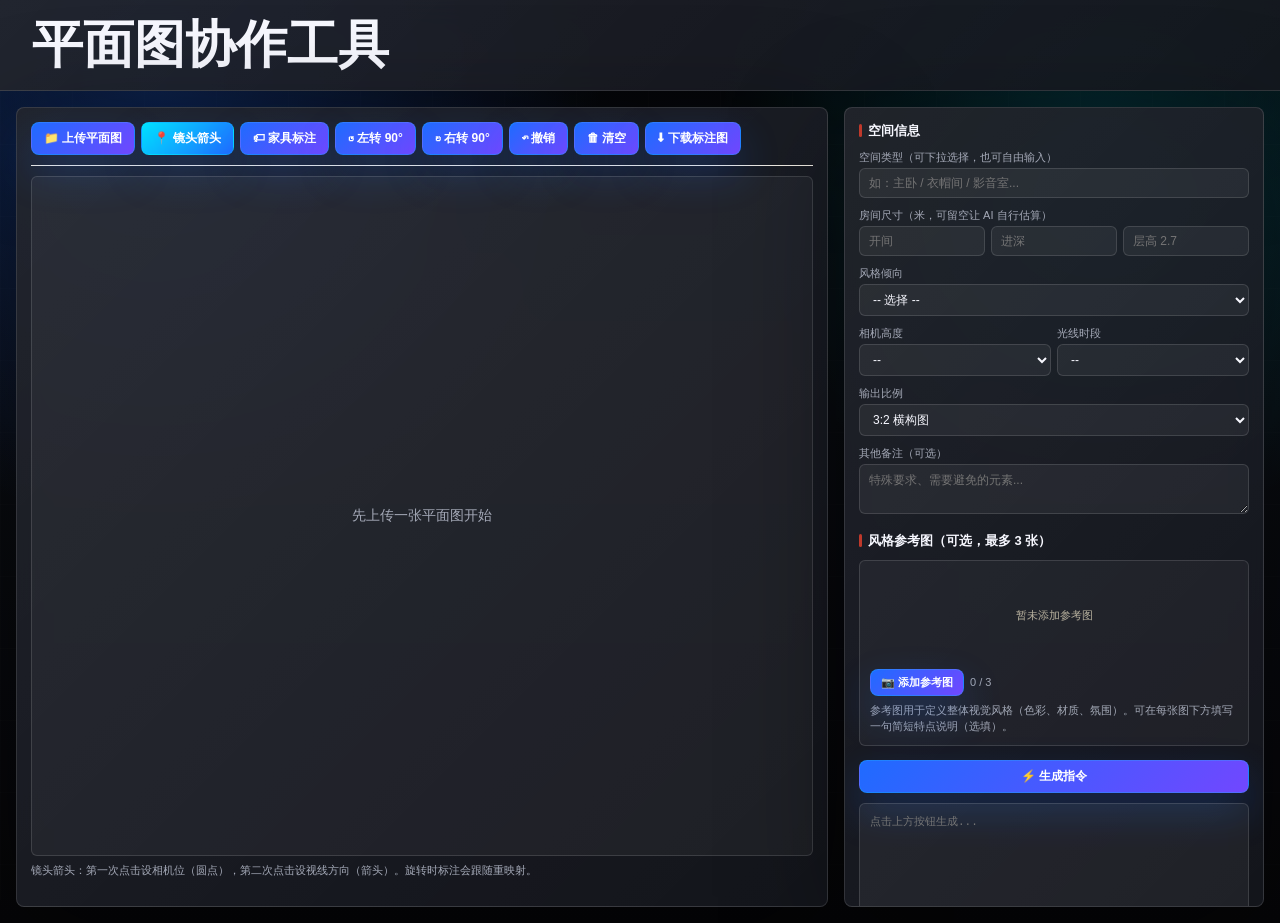
<file: public/apps/plan-collaboration.html>
<!DOCTYPE html>
<html lang="zh-CN">
<head>
<meta charset="UTF-8">
<title>平面图协作工具</title>
<style>
  * { box-sizing: border-box; margin: 0; padding: 0; }
  body { font-family: -apple-system, "PingFang SC", "Microsoft YaHei", sans-serif; background: #f5f3ef; color: #2c2c2c; min-height: 100vh; }
  header { padding: 18px 32px; background: #fff; border-bottom: 1px solid #e8e4dc; }
  header h1 { font-size: 18px; font-weight: 600; }
  .app { display: grid; grid-template-columns: 1fr 420px; gap: 16px; padding: 16px; max-width: 1700px; margin: 0 auto; }
  .panel { background: #fff; border-radius: 8px; border: 1px solid #e8e4dc; padding: 14px; }
  .toolbar { display: flex; gap: 6px; flex-wrap: wrap; margin-bottom: 10px; padding-bottom: 10px; border-bottom: 1px solid #f0ece4; }
  .btn { padding: 7px 12px; border: 1px solid #d8d3c7; background: #fff; border-radius: 5px; cursor: pointer; font-size: 12px; color: #444; transition: all 0.15s; }
  .btn:hover { background: #f5f3ef; border-color: #a8a193; }
  .btn.active { background: #2c2c2c; color: #fff; border-color: #2c2c2c; }
  .btn.primary { background: #c0392b; color: #fff; border-color: #c0392b; }
  .btn.primary:hover { background: #a93226; }
  .btn.upload { position: relative; overflow: hidden; }
  .btn.upload input { position: absolute; inset: 0; opacity: 0; cursor: pointer; }
  .canvas-wrap { position: relative; background: #faf8f3; border: 1px dashed #d8d3c7; border-radius: 6px; height: calc(100vh - 220px); min-height: 480px; overflow: hidden; }
  canvas { display: block; cursor: crosshair; }
  .hint { position: absolute; inset: 0; display: flex; align-items: center; justify-content: center; color: #aaa; font-size: 14px; pointer-events: none; }
  .form-panel { overflow-y: auto; max-height: calc(100vh - 100px); }
  .form-panel h2 { font-size: 13px; font-weight: 600; margin: 14px 0 10px; color: #555; display: flex; align-items: center; gap: 6px; }
  .form-panel h2:first-child { margin-top: 0; }
  .form-panel h2::before { content: ''; width: 3px; height: 13px; background: #c0392b; border-radius: 2px; }
  .field { margin-bottom: 10px; }
  .field label { display: block; font-size: 11px; color: #888; margin-bottom: 3px; }
  .field input, .field select, .field textarea { width: 100%; padding: 7px 9px; border: 1px solid #e0dccf; border-radius: 4px; font-size: 12px; font-family: inherit; background: #fafaf7; color: #2c2c2c; }
  .field input:focus, .field select:focus, .field textarea:focus { outline: none; border-color: #888; background: #fff; }
  .field-row { display: grid; grid-template-columns: 1fr 1fr 1fr; gap: 6px; }
  .field-row.two { grid-template-columns: 1fr 1fr; }
  textarea { resize: vertical; min-height: 50px; }
  .legend { font-size: 11px; color: #999; margin-top: 6px; line-height: 1.5; }
  .output-box { width: 100%; min-height: 320px; padding: 10px; border: 1px solid #e0dccf; border-radius: 5px; font-family: ui-monospace, "SF Mono", Consolas, monospace; font-size: 11px; line-height: 1.55; background: #faf8f3; color: #444; white-space: pre-wrap; margin-top: 10px; }
  .actions { display: flex; gap: 6px; margin-top: 8px; }
  .actions .btn { flex: 1; }
  .badge { display: inline-block; padding: 1px 6px; background: #f0ece4; color: #888; font-size: 10px; border-radius: 3px; margin-left: 4px; }
  .tip { background: #fff8e1; border: 1px solid #f0e0a0; border-radius: 5px; padding: 8px 10px; font-size: 11px; color: #7a6a20; line-height: 1.6; margin: 14px 0 6px; }

  /* 风格参考图 */
  .ref-section { background: #faf8f3; border: 1px solid #ede7d8; border-radius: 6px; padding: 10px; }
  .ref-grid { display: grid; grid-template-columns: repeat(3, 1fr); gap: 6px; min-height: 90px; }
  .ref-empty { grid-column: 1 / -1; display: flex; align-items: center; justify-content: center; color: #b8b29f; font-size: 11px; padding: 16px 0; }
  .ref-item { position: relative; aspect-ratio: 1; background: #fff; border: 1px solid #e0dccf; border-radius: 4px; overflow: hidden; }
  .ref-item img { width: 100%; height: 100%; object-fit: cover; display: block; }
  .ref-del { position: absolute; top: 3px; right: 3px; width: 18px; height: 18px; background: rgba(192,57,43,0.92); color: #fff; border: 0; border-radius: 50%; cursor: pointer; font-size: 13px; line-height: 1; padding: 0; display: flex; align-items: center; justify-content: center; }
  .ref-del:hover { background: rgba(169,50,38,1); }
  .ref-num { position: absolute; top: 3px; left: 3px; background: rgba(0,0,0,0.65); color: #fff; font-size: 10px; padding: 1px 5px; border-radius: 3px; }
  .ref-desc { position: absolute; bottom: 0; left: 0; right: 0; background: rgba(0,0,0,0.6); color: #fff; font-size: 10px; padding: 3px 5px; border: 0; outline: none; width: 100%; }
  .ref-desc::placeholder { color: rgba(255,255,255,0.6); }
  .ref-actions { display: flex; align-items: center; gap: 6px; margin-top: 8px; }
  .ref-actions .btn.upload { font-size: 11px; padding: 5px 10px; }
  .ref-count { font-size: 11px; color: #999; }
</style>
<link rel="stylesheet" href="./app-theme.css?v=20260623">
</head>
<body>
<header>
  <h1>平面图协作工具</h1>
</header>

<div class="app">
  <section class="panel">
    <div class="toolbar">
      <label class="btn upload">📁 上传平面图<input type="file" accept="image/*" id="upload"></label>
      <button class="btn active" data-tool="arrow">📍 镜头箭头</button>
      <button class="btn" data-tool="label">🏷 家具标注</button>
      <button class="btn" id="rotate-ccw">↺ 左转 90°</button>
      <button class="btn" id="rotate-cw">↻ 右转 90°</button>
      <button class="btn" id="undo">↶ 撤销</button>
      <button class="btn" id="clear">🗑 清空</button>
      <button class="btn" id="download">⬇ 下载标注图</button>
    </div>
    <div class="canvas-wrap">
      <canvas id="canvas"></canvas>
      <div class="hint" id="hint">先上传一张平面图开始</div>
    </div>
    <div class="legend">
      镜头箭头：第一次点击设相机位（圆点），第二次点击设视线方向（箭头）。旋转时标注会跟随重映射。
    </div>
  </section>

  <section class="panel form-panel">
    <h2>空间信息</h2>

    <div class="field">
      <label>空间类型（可下拉选择，也可自由输入）</label>
      <input type="text" id="space-type" list="space-type-list" placeholder="如：主卧 / 衣帽间 / 影音室...">
      <datalist id="space-type-list">
        <option value="主卧"></option><option value="次卧"></option>
        <option value="客厅"></option><option value="书房"></option>
        <option value="厨房"></option><option value="餐厅"></option>
        <option value="卫生间"></option><option value="玄关"></option>
        <option value="儿童房"></option><option value="客餐厅一体"></option>
        <option value="阳台"></option><option value="衣帽间"></option>
        <option value="影音室"></option><option value="健身房"></option>
        <option value="茶室"></option><option value="工作室"></option>
      </datalist>
    </div>

    <div class="field">
      <label>房间尺寸（米，可留空让 AI 自行估算）</label>
      <div class="field-row">
        <input type="text" id="width" placeholder="开间">
        <input type="text" id="depth" placeholder="进深">
        <input type="text" id="height" placeholder="层高 2.7">
      </div>
    </div>

    <div class="field">
      <label>风格倾向</label>
      <select id="style">
        <option value="">-- 选择 --</option>
        <option>现代简约</option><option>奶油风</option><option>侘寂</option>
        <option>法式</option><option>北欧</option><option>日式</option>
        <option>中古</option><option>工业风</option><option>美式</option>
      </select>
    </div>

    <div class="field-row two">
      <div class="field">
        <label>相机高度</label>
        <select id="camera-height">
          <option value="">--</option>
          <option>站姿 1.5m</option><option>坐姿 1.1m</option>
          <option>儿童视角 0.9m</option><option>俯视 2.0m+</option>
        </select>
      </div>
      <div class="field">
        <label>光线时段</label>
        <select id="time">
          <option value="">--</option>
          <option>晨光</option><option>正午</option><option>午后</option>
          <option>黄昏</option><option>夜景</option><option>阴天柔光</option>
        </select>
      </div>
    </div>

    <div class="field">
      <label>输出比例</label>
      <select id="aspect">
        <option>3:2 横构图</option>
        <option>16:9 宽幅</option>
        <option>4:3 横构图</option>
        <option>1:1 方图</option>
        <option>3:4 竖构图（强纵深）</option>
        <option>2:3 竖构图</option>
      </select>
    </div>

    <div class="field">
      <label>其他备注（可选）</label>
      <textarea id="notes" placeholder="特殊要求、需要避免的元素..."></textarea>
    </div>

    <h2>风格参考图（可选，最多 3 张）</h2>
    <div class="ref-section">
      <div class="ref-grid" id="ref-grid">
        <div class="ref-empty" id="ref-empty">暂未添加参考图</div>
      </div>
      <div class="ref-actions">
        <label class="btn upload">📷 添加参考图<input type="file" accept="image/*" id="ref-upload" multiple></label>
        <span class="ref-count" id="ref-count">0 / 3</span>
      </div>
      <div class="legend" style="margin-top:6px;">
        参考图用于定义整体视觉风格（色彩、材质、氛围）。可在每张图下方填写一句简短特点说明（选填）。
      </div>
    </div>

    <button class="btn primary" id="generate" style="width:100%; margin-top: 14px;">⚡ 生成指令</button>

    <textarea class="output-box" id="output-prompt" readonly placeholder="点击上方按钮生成..."></textarea>
  </section>
</div>

<script>
/* ============= 画布与状态 ============= */
const canvas = document.getElementById('canvas');
const ctx = canvas.getContext('2d');
const hint = document.getElementById('hint');
let img = null, imgScale = 1, imgOffset = { x: 0, y: 0 };
const state = { arrows: [], labels: [], pending: null, tool: 'arrow', mouse: null };

function fitCanvas() {
  const wrap = canvas.parentElement;
  const dpr = window.devicePixelRatio || 1;
  const cw = wrap.clientWidth, ch = wrap.clientHeight;
  canvas.width = cw * dpr;
  canvas.height = ch * dpr;
  canvas.style.width = cw + 'px';
  canvas.style.height = ch + 'px';
  ctx.setTransform(dpr, 0, 0, dpr, 0, 0);
  fitImage();
  render();
}
function fitImage() {
  if (!img) return;
  const w = parseFloat(canvas.style.width) || canvas.clientWidth;
  const h = parseFloat(canvas.style.height) || canvas.clientHeight;
  imgScale = Math.min(w / img.width, h / img.height) * 0.95;
  imgOffset = { x: (w - img.width * imgScale) / 2, y: (h - img.height * imgScale) / 2 };
}
const I2C = p => ({ x: p.x * imgScale + imgOffset.x, y: p.y * imgScale + imgOffset.y });
const C2I = p => ({ x: (p.x - imgOffset.x) / imgScale, y: (p.y - imgOffset.y) / imgScale });

function render() {
  const w = parseFloat(canvas.style.width) || canvas.clientWidth;
  const h = parseFloat(canvas.style.height) || canvas.clientHeight;
  ctx.clearRect(0, 0, w, h);
  if (!img) return;
  ctx.drawImage(img, imgOffset.x, imgOffset.y, img.width * imgScale, img.height * imgScale);
  state.arrows.forEach((a, i) => {
    const p1 = I2C({ x: a.x1, y: a.y1 }), p2 = I2C({ x: a.x2, y: a.y2 });
    drawArrow(ctx, p1.x, p1.y, p2.x, p2.y, 1, i + 1, 1);
  });
  if (state.pending && state.mouse) {
    const p1 = I2C({ x: state.pending.x1, y: state.pending.y1 });
    drawArrow(ctx, p1.x, p1.y, state.mouse.x, state.mouse.y, 0.5, null, 1);
  }
  state.labels.forEach(l => {
    const p = I2C({ x: l.x, y: l.y });
    drawLabel(ctx, p.x, p.y, l.text, 1);
  });
}
function drawArrow(c, x1, y1, x2, y2, alpha, num, scale) {
  c.save();
  c.globalAlpha = alpha;
  c.strokeStyle = '#c0392b'; c.fillStyle = '#c0392b';
  c.lineWidth = 3 * scale; c.lineCap = 'round';
  c.beginPath(); c.moveTo(x1, y1); c.lineTo(x2, y2); c.stroke();
  const angle = Math.atan2(y2 - y1, x2 - x1), head = 14 * scale;
  c.beginPath();
  c.moveTo(x2, y2);
  c.lineTo(x2 - head * Math.cos(angle - Math.PI / 7), y2 - head * Math.sin(angle - Math.PI / 7));
  c.lineTo(x2 - head * Math.cos(angle + Math.PI / 7), y2 - head * Math.sin(angle + Math.PI / 7));
  c.closePath(); c.fill();
  c.beginPath(); c.arc(x1, y1, 7 * scale, 0, Math.PI * 2); c.fill();
  c.fillStyle = '#fff';
  c.beginPath(); c.arc(x1, y1, 3 * scale, 0, Math.PI * 2); c.fill();
  if (num != null) {
    c.fillStyle = '#c0392b';
    c.beginPath(); c.arc(x1 - 14 * scale, y1 - 14 * scale, 11 * scale, 0, Math.PI * 2); c.fill();
    c.fillStyle = '#fff';
    c.font = 'bold ' + (12 * scale) + 'px sans-serif';
    c.textAlign = 'center'; c.textBaseline = 'middle';
    c.fillText(num, x1 - 14 * scale, y1 - 14 * scale);
  }
  c.restore();
}
function drawLabel(c, x, y, text, scale) {
  c.save();
  c.font = (13 * scale) + 'px -apple-system, "PingFang SC", sans-serif';
  const m = c.measureText(text);
  const padX = 8 * scale, h = 22 * scale, w = m.width + padX * 2;
  c.fillStyle = 'rgba(255, 235, 130, 0.95)';
  c.strokeStyle = '#7a6a20'; c.lineWidth = scale;
  c.beginPath();
  if (c.roundRect) c.roundRect(x - w / 2, y - h / 2, w, h, 4 * scale);
  else c.rect(x - w / 2, y - h / 2, w, h);
  c.fill(); c.stroke();
  c.fillStyle = '#3a3a2a';
  c.textAlign = 'center'; c.textBaseline = 'middle';
  c.fillText(text, x, y);
  c.restore();
}

/* ============= 鼠标交互 ============= */
function getMouse(e) {
  const r = canvas.getBoundingClientRect();
  return { x: e.clientX - r.left, y: e.clientY - r.top };
}
canvas.addEventListener('mousemove', e => {
  state.mouse = getMouse(e);
  if (state.pending) render();
});
canvas.addEventListener('click', e => {
  if (!img) return;
  const ip = C2I(getMouse(e));
  if (state.tool === 'arrow') {
    if (!state.pending) state.pending = { x1: ip.x, y1: ip.y };
    else {
      state.arrows.push({ x1: state.pending.x1, y1: state.pending.y1, x2: ip.x, y2: ip.y });
      state.pending = null; render();
    }
  } else if (state.tool === 'label') {
    const text = prompt('输入标注内容（如：衣柜、床、飘窗、冰箱）');
    if (text && text.trim()) { state.labels.push({ x: ip.x, y: ip.y, text: text.trim() }); render(); }
  }
});

/* ============= 上传 / 工具切换 / 撤销 / 清空 ============= */
document.getElementById('upload').addEventListener('change', e => {
  const file = e.target.files[0]; if (!file) return;
  const reader = new FileReader();
  reader.onload = ev => {
    const image = new Image();
    image.onload = () => {
      img = image;
      hint.style.display = 'none';
      state.arrows = []; state.labels = []; state.pending = null;
      fitCanvas();
    };
    image.src = ev.target.result;
  };
  reader.readAsDataURL(file);
});
document.querySelectorAll('[data-tool]').forEach(btn => {
  btn.addEventListener('click', () => {
    document.querySelectorAll('[data-tool]').forEach(b => b.classList.remove('active'));
    btn.classList.add('active'); state.tool = btn.dataset.tool;
    state.pending = null; render();
  });
});
document.getElementById('undo').addEventListener('click', () => {
  if (state.pending) { state.pending = null; render(); return; }
  if (state.labels.length > state.arrows.length) state.labels.pop();
  else if (state.arrows.length) state.arrows.pop();
  else if (state.labels.length) state.labels.pop();
  render();
});
document.getElementById('clear').addEventListener('click', () => {
  if (!confirm('清空全部标注？')) return;
  state.arrows = []; state.labels = []; state.pending = null; render();
});

/* ============= 旋转 ============= */
function rotateImage(dir) {
  if (!img) { alert('请先上传平面图'); return; }
  const oldW = img.width, oldH = img.height;
  const off = document.createElement('canvas');
  off.width = oldH; off.height = oldW;
  const octx = off.getContext('2d');
  if (dir === 'cw') { octx.translate(oldH, 0); octx.rotate(Math.PI / 2); }
  else { octx.translate(0, oldW); octx.rotate(-Math.PI / 2); }
  octx.drawImage(img, 0, 0);
  const tx = (x, y) => dir === 'cw' ? { x: oldH - y, y: x } : { x: y, y: oldW - x };
  state.arrows = state.arrows.map(a => {
    const p1 = tx(a.x1, a.y1), p2 = tx(a.x2, a.y2);
    return { x1: p1.x, y1: p1.y, x2: p2.x, y2: p2.y };
  });
  state.labels = state.labels.map(l => { const p = tx(l.x, l.y); return { x: p.x, y: p.y, text: l.text }; });
  const newImg = new Image();
  newImg.onload = () => { img = newImg; fitCanvas(); };
  newImg.src = off.toDataURL();
}
document.getElementById('rotate-cw').addEventListener('click', () => rotateImage('cw'));
document.getElementById('rotate-ccw').addEventListener('click', () => rotateImage('ccw'));

/* ============= 下载标注图 ============= */
function downloadImage() {
  if (!img) { alert('请先上传平面图'); return; }
  const off = document.createElement('canvas');
  off.width = img.width; off.height = img.height;
  const octx = off.getContext('2d');
  octx.drawImage(img, 0, 0);
  const s = Math.max(img.width, img.height) / 800;
  state.arrows.forEach((a, i) => drawArrow(octx, a.x1, a.y1, a.x2, a.y2, 1, i + 1, s));
  state.labels.forEach(l => drawLabel(octx, l.x, l.y, l.text, s));
  off.toBlob(blob => {
    const url = URL.createObjectURL(blob);
    const a = document.createElement('a');
    a.href = url; a.download = '平面图标注_' + Date.now() + '.png';
    a.click(); URL.revokeObjectURL(url);
  });
}
document.getElementById('download').addEventListener('click', downloadImage);

/* ============= 风格参考图 ============= */
const MAX_REF = 3;
let refImages = []; // [{ dataUrl, description }]

function renderRefImages() {
  const grid = document.getElementById('ref-grid');
  const empty = document.getElementById('ref-empty');
  const counter = document.getElementById('ref-count');
  grid.innerHTML = '';
  if (refImages.length === 0) {
    grid.appendChild(empty);
  } else {
    refImages.forEach((r, i) => {
      const div = document.createElement('div');
      div.className = 'ref-item';
      const im = document.createElement('img');
      im.src = r.dataUrl;
      const num = document.createElement('span');
      num.className = 'ref-num';
      num.textContent = '图' + (i + 2);
      const del = document.createElement('button');
      del.className = 'ref-del';
      del.innerHTML = '×';
      del.title = '删除';
      del.onclick = () => { refImages.splice(i, 1); renderRefImages(); };
      const desc = document.createElement('input');
      desc.className = 'ref-desc';
      desc.placeholder = '该图特点（选填）';
      desc.value = r.description || '';
      desc.oninput = () => { refImages[i].description = desc.value; };
      div.appendChild(im);
      div.appendChild(num);
      div.appendChild(del);
      div.appendChild(desc);
      grid.appendChild(div);
    });
  }
  counter.textContent = refImages.length + ' / ' + MAX_REF;
}

document.getElementById('ref-upload').addEventListener('change', e => {
  const files = Array.from(e.target.files);
  let pending = files.length;
  files.forEach(file => {
    if (refImages.length >= MAX_REF) { pending--; return; }
    const reader = new FileReader();
    reader.onload = ev => {
      if (refImages.length < MAX_REF) {
        refImages.push({ dataUrl: ev.target.result, description: '' });
      }
      pending--;
      if (pending <= 0) renderRefImages();
    };
    reader.readAsDataURL(file);
  });
  e.target.value = '';
  if (refImages.length >= MAX_REF) {
    setTimeout(() => alert('最多上传 ' + MAX_REF + ' 张参考图'), 100);
  }
});

renderRefImages();

/* ============= 辅助：方向与位置描述 ============= */
function describeArrowDir(a) {
  const dx = a.x2 - a.x1, dy = a.y2 - a.y1;
  const ang = Math.atan2(dy, dx) * 180 / Math.PI;
  if (ang >= -22.5 && ang < 22.5) return '朝向画面右方（图纸右墙方向）';
  if (ang >= 22.5 && ang < 67.5) return '朝向画面右下方';
  if (ang >= 67.5 && ang < 112.5) return '朝向画面下方（图纸下墙方向）';
  if (ang >= 112.5 && ang < 157.5) return '朝向画面左下方';
  if (ang >= -67.5 && ang < -22.5) return '朝向画面右上方';
  if (ang >= -112.5 && ang < -67.5) return '朝向画面上方（图纸上墙方向）';
  if (ang >= -157.5 && ang < -112.5) return '朝向画面左上方';
  return '朝向画面左方（图纸左墙方向）';
}
function describeCamPos(a, w, h) {
  const xr = a.x1 / w, yr = a.y1 / h;
  let v = yr < 0.33 ? '上部' : yr > 0.67 ? '下部' : '中部';
  let p = xr < 0.33 ? '靠左' : xr > 0.67 ? '靠右' : '居中';
  return '房间' + v + p;
}

/* ============= 表单读取 ============= */
function getForm() {
  const v = id => document.getElementById(id).value.trim();
  return {
    type: v('space-type'),
    w: v('width'), d: v('depth'), h: v('height') || '2.7',
    style: v('style'),
    camH: v('camera-height'),
    time: v('time'),
    aspect: v('aspect'),
    notes: v('notes')
  };
}

/* ============= 生成指令 ============= */
function buildPrompt(f) {
  const refCount = refImages.length;
  let p = '';

  p += '# 角色\n';
  p += '你是一名资深室内设计 AI 助理，精通图像识别、空间透视推理与文生图提示词工程。\n\n';

  /* 任务（动态） */
  p += '# 任务\n';
  p += '我会同时提供以下素材：\n';
  p += '- 图1：已标注的平面图（带红色镜头箭头 + 黄色家具标签）\n';
  if (refCount === 1) {
    p += '- 图2：风格参考图（用于定义本次出图的整体视觉语言）\n';
  } else if (refCount > 1) {
    p += '- 图2 ~ 图' + (refCount + 1) + '：共 ' + refCount + ' 张风格参考图（用于定义本次出图的整体视觉语言）\n';
  }
  p += '\n请你：\n';
  p += '1. 用图像识别能力读懂图1平面图的空间结构（墙体、门窗、家具图例、房间形状）\n';
  if (refCount > 0) {
    p += '2. 仔细分析图2' + (refCount > 1 ? ' ~ 图' + (refCount + 1) : '') + '的视觉风格，提取其设计语言（色彩、材质、家具造型、装饰元素、光影氛围、空间气质等）\n';
    p += '3. 结合标注（红色镜头箭头 + 黄色家具标签）、设计偏好与参考图风格，输出 JSON 提示词\n';
    p += '4. 严格按照下方【输出模板】的字段结构组织内容\n\n';
  } else {
    p += '2. 结合标注（红色镜头箭头 + 黄色家具标签）和我的设计偏好，输出 JSON 提示词\n';
    p += '3. 严格按照下方【输出模板】的字段结构组织内容\n\n';
  }

  p += '# 标注图说明\n';
  p += '- 红色圆点：相机站位（圆点旁数字为镜头编号）\n';
  p += '- 红色箭头：镜头视线方向（箭头末端为视觉焦点）\n';
  p += '- 黄色标签：图上家具或区域的命名说明\n\n';

  p += '# 设计意图信息\n';
  p += '- 空间类型：' + (f.type || '（未指定，请你根据平面图判断）') + '\n';
  if (f.w || f.d) p += '- 房间尺寸：' + (f.w || '?') + 'm 开间 × ' + (f.d || '?') + 'm 进深，层高 ' + f.h + 'm\n';
  else p += '- 房间尺寸：未提供，请根据平面图比例估算，层高默认 ' + f.h + 'm\n';
  p += '- 风格倾向：' + (f.style || '现代简约（默认）') + (refCount > 0 ? '（仅作参考，最终风格以参考图为准）' : '') + '\n';
  p += '- 相机高度：' + (f.camH || '站姿 1.5m（默认）') + '\n';
  p += '- 光线时段：' + (f.time || '午后（默认）') + '\n';
  p += '- 输出画面比例：' + f.aspect + '\n';
  if (f.notes) p += '- 其他备注：' + f.notes + '\n';
  p += '\n';

  /* 标注摘要 */
  p += '# 标注摘要（机器可读，辅助你识图）\n';
  if (state.arrows.length === 0) {
    p += '⚠ 未提供镜头方向标注，请根据空间合理推荐一个最佳机位。\n\n';
  } else {
    p += '镜头总数：' + state.arrows.length + '\n';
    state.arrows.forEach((a, i) => {
      p += '\n镜头 ' + (i+1) + '：\n';
      p += '  - 相机位（图纸坐标系）：' + describeCamPos(a, img ? img.width : 1000, img ? img.height : 1000) + '\n';
      p += '  - 视线：' + describeArrowDir(a) + '\n';
    });
    p += '\n';
  }
  if (state.labels.length === 0) {
    p += '黄色家具标签：无（请完全依赖图像识别推断家具）\n\n';
  } else {
    p += '黄色家具标签共 ' + state.labels.length + ' 个：\n';
    state.labels.forEach(l => p += '  - ' + l.text + '\n');
    p += '\n';
  }

  /* 风格参考图说明（仅当有参考图时） */
  if (refCount > 0) {
    p += '# 风格参考图说明（核心，请重点处理）\n';
    p += '我提供的图2' + (refCount > 1 ? ' ~ 图' + (refCount + 1) : '') + '代表本次出图希望达到的目标视觉风格。请你按以下规则处理：\n\n';
    p += '**1. 风格优先级**\n';
    p += '   - 参考图的视觉语言是本次出图的**风格基准**，优先级高于表单"风格倾向"字段\n';
    p += '   - 当二者冲突时，以参考图为准（表单字段仅作辅助理解）\n\n';
    p += '**2. 提取维度**（请从参考图中识别并融入 JSON 输出的对应字段）\n';
    p += '   - 色彩搭配：主色调、辅助色、点缀色的比例关系与冷暖倾向 → `color_scheme`\n';
    p += '   - 材质质感：地面、墙面、家具、织物的材料语言 → `materials_palette`\n';
    p += '   - 家具造型：线条曲直、体量感、繁简程度、设计语言（直线 / 弧形 / 复古 / 极简）→ `furniture[].detail`\n';
    p += '   - 装饰风格：软装疏密、装饰元素类型（绿植 / 艺术品 / 织物层次）→ `furniture[].decor`\n';
    p += '   - 光影氛围：光线方向、明暗对比、色温倾向 → `lighting`\n';
    p += '   - 空间气质：克制 / 浓郁 / 柔软 / 硬朗 / 温润 / 冷峻 → `atmosphere`\n\n';
    p += '**3. 边界约束**（极其重要）\n';
    p += '   - **不要被参考图的空间布局影响**：本次出图的墙体走向、门窗位置、家具摆放必须严格遵循图1平面图\n';
    p += '   - **不要照抄参考图的家具型号**：只学习其设计语言与气质，家具具体形态由图1平面图决定\n';
    p += '   - **不要照抄参考图的镜头视角**：本次出图的视角由图1的红色箭头决定\n\n';
    p += '**4. 融合表达**\n';
    p += '   - 在 `scene` 字段中加入"风格继承自参考图"的暗示性描述\n';
    p += '   - 在 JSON 顶部增加 `style_reference` 字段，用 1-2 句话凝练描述从参考图中提取的核心设计语言\n';

    if (refImages.some(r => r.description && r.description.trim())) {
      p += '\n**5. 用户对参考图的补充说明**\n';
      refImages.forEach((r, i) => {
        if (r.description && r.description.trim()) {
          p += '   - 图' + (i + 2) + '：' + r.description.trim() + '\n';
        }
      });
    }
    if (refCount > 1) {
      p += '\n**6. 多张参考图的处理**\n';
      p += '   - 综合 ' + refCount + ' 张参考图的共同设计语言，提取最具代表性的视觉特征\n';
      p += '   - 如果多张图风格存在差异，以共性为主，互补为辅，避免风格混乱\n';
    }
    p += '\n';
  }

  /* JSON 模板 */
  const template = {
    scene: '一句话场景描述（空间类型 + 风格 + 时段 + 氛围关键词' + (refCount > 0 ? '，并暗示"风格继承自参考图"' : '') + '）',
    camera: {
      shot_number: '镜头编号',
      position: '相机在房间内的具体位置（用文字描述方位+距离）',
      direction: '视线朝向（用墙体或主要家具作为参照物）',
      visual_focus: '画面视觉焦点（具体的家具或墙面）',
      height: '相机高度',
      focal_length: '推荐焦距（<8㎡用18-20mm，<15㎡用20-24mm，<25㎡用24-35mm，>25㎡用35-50mm）',
      composition: '构图类型（一点透视/两点透视/对称/L形等）+ 画面元素分布',
      tilt: '相机俯仰，默认水平无畸变'
    },
    space: {
      type: '空间类型',
      dimensions: '房间尺寸文字描述',
      visible_elements: ['画面中可见的主要墙面、门洞、窗户、空间连通关系（按从前景到远景顺序）']
    },
    furniture: [
      {
        item: '家具具体名称（如：L 型布艺沙发）',
        position: '在画面中的位置（如：画面中部靠左，作为画面主体）',
        detail: '材质、颜色、造型描述' + (refCount > 0 ? '（设计语言继承自参考图）' : ''),
        decor: '家具上的陈列细节（抱枕、毛毯、装饰物等）'
      }
    ],
    materials_palette: {
      floor: '地面材质',
      walls: '墙面材质',
      ceiling: '吊顶处理',
      wood_tone: '木色调',
      textiles: '布艺类型',
      metals: '五金颜色'
    },
    lighting: {
      natural: '自然光来源、方向、强度、在画面上形成的光斑/投影',
      artificial: '人工灯具开闭状态与种类',
      color_temperature: '色温',
      shadow_quality: '阴影特征',
      mood: '光线营造的氛围'
    },
    style: '风格名称' + (refCount > 0 ? '（综合表单风格 + 参考图视觉语言）' : ''),
    color_scheme: ['主色1', '主色2', '...'],
    atmosphere: '整体氛围一句话总结',
    details_for_realism: ['为提升真实感的具体细节描写（光斑位置、布艺褶皱、反光、生活痕迹等）'],
    render_quality: {
      engine: 'Corona / Octane 物理级渲染',
      resolution: '8K 超高清',
      depth_of_field: '景深处理',
      aspect_ratio: f.aspect,
      post_processing: '后期色调'
    },
    negative_prompt: '需要避免的元素（畸变、变形、塑料感等）'
  };

  if (refCount > 0) {
    template.style_reference = '从参考图中提取的核心设计语言概括（1-2 句话，描述色彩气质 + 材质倾向 + 装饰风格的精髓）';
  }

  p += '# 输出模板（严格遵守此结构）\n';
  p += '```json\n';
  p += JSON.stringify(template, null, 2);
  p += '\n```\n\n';

  /* 处理规则 */
  p += '# 处理规则（重要）\n';
  p += '1. **以图像识别为主，标注为辅**：黄色标签告诉你"这个图例是什么"，但你必须自己识图来理解空间形状、墙体走向、门窗位置、家具相对关系\n';
  p += '2. **图上有但未标注的元素也要纳入**：比如门洞、过道、电视墙、通往其他空间的连接关系\n';
  p += '3. **镜头方向决定 visible_elements 顺序**：画面里能看到什么、看不到什么，必须根据红色箭头视线方向反推\n';
  if (refCount > 0) {
    p += '4. **风格、配色、材质优先以参考图为准**，光线时段必须严格遵循我的指定，不要自行替换\n';
  } else {
    p += '4. **风格、光线时段必须严格遵循我的指定**，不要自行替换\n';
  }
  p += '5. **家具描述要"可视化"**：避免"一些装饰品"这种模糊词，写成"陶土花瓶插一支尤加利干枝"这种具象描述\n';
  p += '6. **多镜头时输出数组**：如果有多个镜头标注，输出一个 JSON 数组，每个元素对应一个镜头\n';
  p += '7. **输出纯 JSON**：用 ```json 代码块包裹，不要在 JSON 外添加额外解释\n';
  if (refCount > 0) {
    p += '8. **空间结构 vs 视觉风格的边界**：空间结构（墙体、家具位置、镜头方向）100% 跟图1，视觉风格（颜色、材质、装饰、氛围）尽量贴合参考图\n';
  }

  return p;
}

document.getElementById('generate').addEventListener('click', () => {
  const f = getForm();
  document.getElementById('output-prompt').value = buildPrompt(f);
});




window.addEventListener('resize', fitCanvas);
fitCanvas();
</script>
<script src="./app-protect.js?v=20260623"></script>
</body>
</html>
</file>
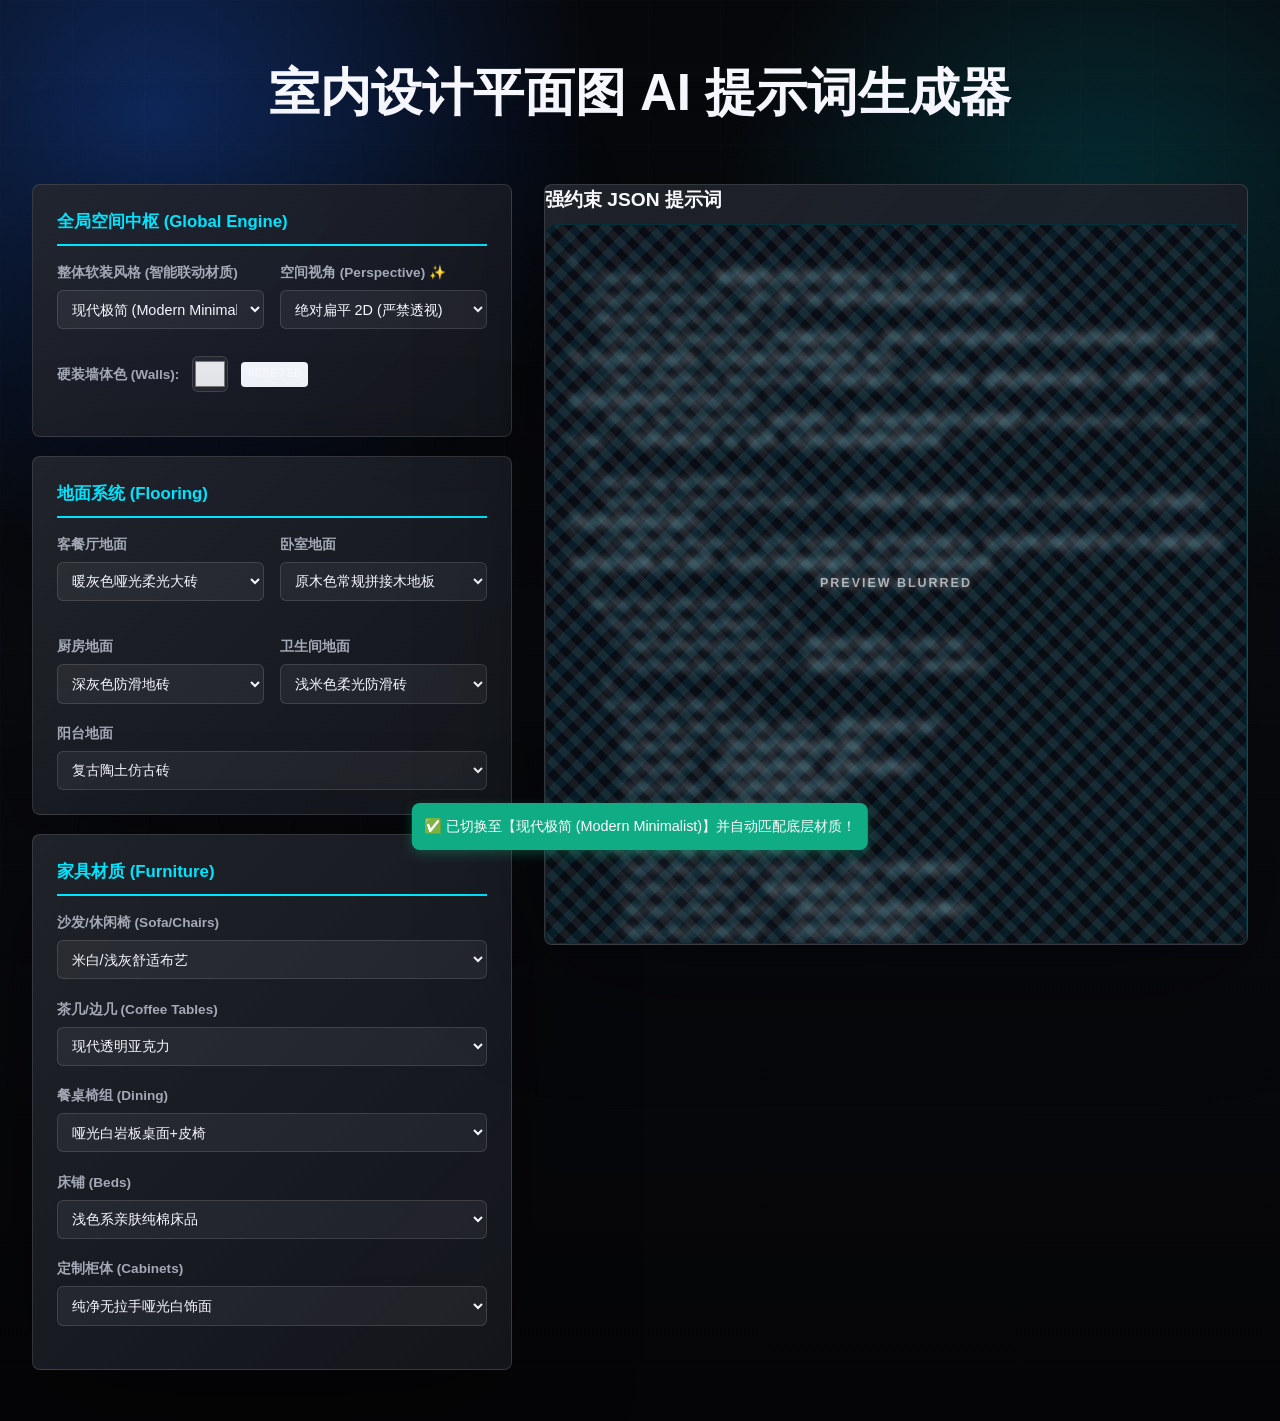
<file: public/apps/plan-render.html>
<!DOCTYPE html>
<html lang="zh-CN">
<head>
    <meta charset="UTF-8">
    <meta name="viewport" content="width=device-width, initial-scale=1.0">
    <title>CAD 平面图 AI 渲染生成器</title>
    <style>
        :root {
            --primary: #4F46E5; 
            --primary-hover: #4338CA;
            --bg: #F8FAFC;
            --card: #FFFFFF;
            --text: #1E293B;
            --border: #E2E8F0;
            --code-bg: #0F172A;
            --code-text: #38BDF8;
            --accent: #F59E0B;
            --success: #10B981;
        }

        body { font-family: system-ui, -apple-system, sans-serif; background-color: var(--bg); color: var(--text); padding: 2rem; margin: 0; line-height: 1.6; }
        .container { max-width: 1400px; margin: 0 auto; display: grid; grid-template-columns: 480px 1fr; gap: 2rem; align-items: start; }
        @media (max-width: 1024px) { .container { grid-template-columns: 1fr; } }

        h1 { grid-column: 1 / -1; text-align: center; color: var(--text); font-size: 1.8rem; margin-bottom: 2rem; letter-spacing: 1px; }
        h1 span { color: var(--primary); font-weight: 900; background: #E0E7FF; padding: 4px 12px; border-radius: 8px; font-size: 1.2rem; vertical-align: middle; }

        .card { background: var(--card); padding: 1.5rem; border-radius: 12px; border: 1px solid var(--border); box-shadow: 0 4px 6px -1px rgba(0,0,0,0.05); margin-bottom: 1.2rem; position: relative; }
        .section-title { font-size: 1.05rem; font-weight: 700; border-bottom: 2px solid var(--bg); padding-bottom: 0.5rem; margin-top: 0; margin-bottom: 1rem; color: #334155; display: flex; justify-content: space-between; align-items: center;}
        
        .tabs { display: flex; gap: 0.5rem; margin-bottom: 1.5rem; }
        .tab-btn { flex: 1; padding: 0.8rem; border: none; background: #E2E8F0; border-radius: 8px; cursor: pointer; font-weight: 600; color: #475569; transition: all 0.2s; }
        .tab-btn.active { background: var(--primary); color: white; box-shadow: 0 4px 12px rgba(79, 70, 229, 0.3); }

        .form-group { margin-bottom: 1.2rem; }
        label { display: block; font-size: 0.85rem; font-weight: 600; margin-bottom: 0.4rem; color: #475569; }
        select, input[type="text"] { width: 100%; padding: 0.6rem; border: 1px solid var(--border); border-radius: 6px; font-size: 0.9rem; background-color: #F8FAFC; transition: all 0.2s; cursor: pointer; }
        select:focus, input:focus { outline: none; border-color: var(--primary); background-color: #FFF; box-shadow: 0 0 0 3px rgba(79, 70, 229, 0.1); }

        .color-picker { display: flex; align-items: center; gap: 0.8rem; }
        input[type="color"] { width: 36px; height: 36px; border: none; border-radius: 6px; cursor: pointer; padding: 0; background: none; }

        .output-section { position: sticky; top: 2rem; display: flex; flex-direction: column; }
        .output-header { display: flex; justify-content: space-between; align-items: center; margin-bottom: 0.5rem; }
        .output-header h2 { margin: 0; font-size: 1.2rem; color: var(--text); }
#output { background: var(--code-bg); color: var(--code-text); padding: 1.5rem; border-radius: 12px; font-family: "JetBrains Mono", Consolas, monospace; font-size: 0.85rem; white-space: pre-wrap; height: calc(100vh - 180px); overflow-y: auto; border: 1px solid #1E293B; margin: 0; line-height: 1.5; }
        
        .tab-content { display: none; animation: fadeIn 0.3s ease; }
        .tab-content.active { display: block; }

        /* 两列布局小工具 */
        .grid-2 { display: grid; grid-template-columns: 1fr 1fr; gap: 1rem; }

        #toast { visibility: hidden; min-width: 250px; background-color: var(--success); color: #fff; text-align: center; border-radius: 8px; padding: 12px; position: fixed; z-index: 1000; left: 50%; bottom: 30px; transform: translateX(-50%); font-size: 0.9rem; font-weight: 500; opacity: 0; transition: opacity 0.3s, bottom 0.3s; box-shadow: 0 4px 12px rgba(16, 185, 129, 0.3); }
        #toast.show { visibility: visible; opacity: 1; bottom: 50px; }

        @keyframes fadeIn { from { opacity: 0; transform: translateY(5px); } to { opacity: 1; transform: translateY(0); } }
    </style>
<link rel="stylesheet" href="./app-theme.css?v=20260701-publish">
</head>
<body>

<div class="container">
    <h1>室内设计平面图 AI 提示词生成器</h1>

    <div class="controls-section" id="form-container">

        <div id="interior-tab" class="tab-content active">
            <div class="card" style="border-left: 4px solid var(--accent);">
                <div class="section-title">全局空间中枢 (Global Engine)</div>
                <div class="grid-2">
                    <div class="form-group">
                        <label>整体软装风格 (智能联动材质)</label>
                        <select id="int-style" onchange="applyStyleDefaults()">
                            <option value="modern">现代极简 (Modern Minimalist)</option>
                            <option value="wabi">侘寂微水泥 (Wabi-Sabi)</option>
                            <option value="french">法式复古 (French Vintage)</option>
                            <option value="chinese">现代新中式 (Modern Chinese)</option>
                            <option value="industrial">工业包豪斯 (Industrial Bauhaus)</option>
                            <option value="japandi">日式原木风 (Japandi)</option>
                        </select>
                    </div>
                    <div class="form-group">
                        <label style="color: var(--primary);">空间视角 (Perspective) ✨</label>
                        <select id="int-perspective">
                            <option value="flat_2d">绝对扁平 2D (严禁透视)</option>
                            <option value="slight_3d">微缩 2.5D / 3D 立体感</option>
                        </select>
                    </div>
                </div>
                <div class="form-group color-picker" style="margin-top: 0.5rem;">
                    <label style="margin: 0;">硬装墙体色 (Walls):</label>
                    <input type="color" id="int-wall-color" value="#E5E7EB">
                    <span id="int-wall-hex" style="font-family: monospace; font-weight: bold; background: #F1F5F9; padding: 2px 6px; border-radius: 4px;">#E5E7EB</span>
                </div>
            </div>

            <div class="card">
                <div class="section-title">地面系统 (Flooring)</div>
                <div class="grid-2">
                    <div class="form-group"><label>客餐厅地面</label><select id="fl-living">
                        <option value="wood_chevron">浅橡木色人字拼木地板</option>
                        <option value="tile_warm">暖灰色哑光柔光大砖</option>
                        <option value="microcement">浅灰微水泥无缝地面</option>
                        <option value="marble_white">天然石纹白色大理石地面</option>
                    </select></div>
                    <div class="form-group"><label>卧室地面</label><select id="fl-bed">
                        <option value="wood_normal">原木色常规拼接木地板</option>
                        <option value="wood_dark">深胡桃木色复古木地板</option>
                        <option value="carpet">浅灰色或米色舒适满铺地毯</option>
                    </select></div>
                    <div class="form-group"><label>厨房地面</label><select id="fl-kitchen">
                        <option value="tile_dark">深灰色防滑地砖</option>
                        <option value="tile_pattern">黑白相间的复古几何花砖</option>
                        <option value="marble_high">高光大理石地砖</option>
                    </select></div>
                    <div class="form-group"><label>卫生间地面</label><select id="fl-bath">
                        <option value="terrazzo_dark">深色高级颗粒感水磨石</option>
                        <option value="tile_soft">浅米色柔光防滑砖</option>
                        <option value="mosaic_vintage">深青色复古马赛克小花砖</option>
                    </select></div>
                </div>
                <div class="form-group" style="margin-bottom: 0;"><label>阳台地面</label><select id="fl-balcony">
                    <option value="wood_outdoor">户外条形防腐木地板</option>
                    <option value="tile_vintage">复古陶土仿古砖</option>
                    <option value="stone_wash">浅灰色水洗石地面</option>
                </select></div>
            </div>

            <div class="card">
                <div class="section-title">家具材质 (Furniture)</div>
                <div class="form-group"><label>沙发/休闲椅 (Sofa/Chairs)</label><select id="furn-sofa">
                    <option value="fabric_light">米白/浅灰舒适布艺</option>
                    <option value="leather_vintage">复古棕色/焦糖色皮质</option>
                    <option value="velvet_dark">深灰色高级丝绒材质</option>
                    <option value="rattan">藤编与原木结合材质</option>
                    <option value="none">🚫 无此项 (跳过生成)</option>
                </select></div>
                <div class="form-group"><label>茶几/边几 (Coffee Tables)</label><select id="furn-table">
                    <option value="glass_metal">长虹玻璃+黑色金属边框</option>
                    <option value="wood_natural">自然边缘原木材质</option>
                    <option value="stone">天然洞石/白底水磨石</option>
                    <option value="acrylic">现代透明亚克力</option>
                    <option value="none">🚫 无此项 (跳过生成)</option>
                </select></div>
                <div class="form-group"><label>餐桌椅组 (Dining)</label><select id="furn-dining">
                    <option value="slate_leather">哑光白岩板桌面+皮椅</option>
                    <option value="wood_solid">樱桃木/胡桃木全实木餐桌椅</option>
                    <option value="glass_dark">黑色金属细腿+深色玻璃餐桌</option>
                    <option value="none">🚫 无此项 (跳过生成)</option>
                </select></div>
                <div class="form-group"><label>床铺 (Beds)</label><select id="furn-bed">
                    <option value="cotton_light">浅色系亲肤纯棉床品</option>
                    <option value="silk_dark">深色系真丝/丝绒床品</option>
                    <option value="linen_floral">清新棉麻/复古碎花床品</option>
                    <option value="none">🚫 无此项 (跳过生成)</option>
                </select></div>
                <div class="form-group"><label>定制柜体 (Cabinets)</label><select id="furn-cabinet">
                    <option value="matte_white">纯净无拉手哑光白饰面</option>
                    <option value="wood_light">清新自然浅色原木/白橡木饰面 (新增)</option>
                    <option value="wood_walnut">深色黑胡桃木纹理饰面</option>
                    <option value="french_carved">带有法式线条雕花的白漆柜面</option>
                    <option value="glass_led">茶色玻璃柜门+内部暖色灯带</option>
                    <option value="none">🚫 无此项 (跳过生成)</option>
                </select></div>
            </div>
        </div>
    </div>

    <div class="output-section">
        <div class="output-header">
            <h2>强约束 JSON 提示词</h2>

        </div>
        <pre id="output" class="protected-output"></pre>
    </div>
</div>

<div id="toast">✅ 已自动为您匹配该风格的推荐材质配置！</div>

<script>
    // ================= 智能风格联动配置表 =================
    const styleDefaults = {
        "modern": { 
            name: "现代极简 (Modern Minimalist)", wall: "#E5E7EB", 
            flLiving: "tile_warm", flBed: "wood_normal", flKitchen: "tile_dark", flBath: "tile_soft", flBalcony: "tile_vintage",
            furnSofa: "fabric_light", furnTable: "acrylic", furnDining: "slate_leather", furnBed: "cotton_light", furnCabinet: "matte_white"
        },
        "wabi": { 
            name: "侘寂风/微水泥 (Wabi-Sabi)", wall: "#D6D3D1", 
            flLiving: "microcement", flBed: "wood_normal", flKitchen: "tile_dark", flBath: "terrazzo_dark", flBalcony: "stone_wash",
            furnSofa: "fabric_light", furnTable: "stone", furnDining: "wood_solid", furnBed: "cotton_light", furnCabinet: "wood_light"
        },
        "french": { 
            name: "法式复古 (French Vintage)", wall: "#F3F4F6", 
            flLiving: "wood_chevron", flBed: "wood_dark", flKitchen: "tile_pattern", flBath: "mosaic_vintage", flBalcony: "tile_vintage",
            furnSofa: "velvet_dark", furnTable: "glass_metal", furnDining: "slate_leather", furnBed: "silk_dark", furnCabinet: "french_carved"
        },
        "chinese": { 
            name: "现代新中式 (Modern Chinese)", wall: "#EAE6DF", 
            flLiving: "marble_white", flBed: "wood_dark", flKitchen: "tile_dark", flBath: "tile_soft", flBalcony: "wood_outdoor",
            furnSofa: "rattan", furnTable: "wood_natural", furnDining: "wood_solid", furnBed: "linen_floral", furnCabinet: "wood_walnut"
        },
        "industrial": { 
            name: "工业包豪斯 (Industrial Bauhaus)", wall: "#9CA3AF", 
            flLiving: "microcement", flBed: "wood_dark", flKitchen: "tile_dark", flBath: "terrazzo_dark", flBalcony: "stone_wash",
            furnSofa: "leather_vintage", furnTable: "glass_metal", furnDining: "glass_dark", furnBed: "silk_dark", furnCabinet: "glass_led"
        },
        "japandi": { 
            name: "日式原木风 (Japandi)", wall: "#F4F1EA", 
            flLiving: "wood_normal", flBed: "wood_normal", flKitchen: "tile_soft", flBath: "tile_soft", flBalcony: "wood_outdoor",
            furnSofa: "fabric_light", furnTable: "wood_natural", furnDining: "wood_solid", furnBed: "cotton_light", furnCabinet: "wood_light" // 联动了新增的浅木色
        }
    };

    const textDict = {
        "wood_chevron": "浅橡木色人字拼木地板", "tile_warm": "暖灰色哑光大砖", "microcement": "浅灰无缝微水泥", "marble_white": "带自然纹理白色大理石",
        "wood_normal": "原木色常规拼接木地板", "wood_dark": "深胡桃木色复古地板", "carpet": "舒适的浅灰/米色满铺地毯",
        "tile_dark": "深灰色防滑地砖，需透出网格线", "tile_pattern": "黑白复古几何花砖", "marble_high": "高光白色大理石砖",
        "terrazzo_dark": "深色颗粒感高级水磨石", "tile_soft": "浅米色柔光防滑砖", "mosaic_vintage": "深青色马赛克小花砖",
        "wood_outdoor": "户外条形防腐木地板", "tile_vintage": "复古陶土仿古砖", "stone_wash": "浅灰色水洗石材质",
        "fabric_light": "米白/浅灰高级布艺", "leather_vintage": "复古焦糖色皮革", "velvet_dark": "深灰色/墨绿色丝绒", "rattan": "藤编与原木结合材质",
        "glass_metal": "长虹玻璃与黑色金属框架", "wood_natural": "自然不规则边缘原木", "stone": "天然洞石/白底水磨石", "acrylic": "通透的现代亚克力",
        "slate_leather": "哑光白岩板桌面配皮质餐椅", "wood_solid": "全实木(胡桃木/樱桃木)餐桌椅", "glass_dark": "深色玻璃桌面配细金属腿",
        "cotton_light": "浅色系亲肤纯棉床品", "silk_dark": "深色高质感真丝/丝绒床品", "linen_floral": "清新棉麻/碎花床品",
        "matte_white": "哑光纯白隐形无拉手饰面", "wood_light": "清新自然的浅色原木/白橡木纹理饰面", "wood_walnut": "深色黑胡桃木纹理饰面", "french_carved": "带法式线条雕花的白漆柜面", "glass_led": "茶色玻璃柜门带内置暖色发光灯带"
    };

    function applyStyleDefaults() {
        const styleKey = document.getElementById('int-style').value;
        const config = styleDefaults[styleKey];

        document.getElementById('int-wall-color').value = config.wall;
        document.getElementById('int-wall-hex').textContent = config.wall.toUpperCase();
        
        document.getElementById('fl-living').value = config.flLiving;
        document.getElementById('fl-bed').value = config.flBed;
        document.getElementById('fl-kitchen').value = config.flKitchen;
        document.getElementById('fl-bath').value = config.flBath;
        document.getElementById('fl-balcony').value = config.flBalcony;

        document.getElementById('furn-sofa').value = config.furnSofa;
        document.getElementById('furn-table').value = config.furnTable;
        document.getElementById('furn-dining').value = config.furnDining;
        document.getElementById('furn-bed').value = config.furnBed;
        document.getElementById('furn-cabinet').value = config.furnCabinet;

        showToast(`✅ 已切换至【${config.name}】并自动匹配底层材质！`);
        generateJSON();
    }

    function showToast(msg) {
        const toast = document.getElementById('toast');
        toast.textContent = msg;
        toast.classList.add('show');
        setTimeout(() => toast.classList.remove('show'), 2500);
    }

    document.getElementById('int-wall-color').addEventListener('input', e => {
        document.getElementById('int-wall-hex').textContent = e.target.value.toUpperCase();
    });

    // 核心 JSON 生成逻辑
    function generateJSON() {
        const styleKey = document.getElementById('int-style').value;
        const styleName = styleDefaults[styleKey].name;
        const perspective = document.getElementById('int-perspective').value;
        const wallHex = document.getElementById('int-wall-color').value.toUpperCase();
        
        // 解析视角透视规则
        let perspectiveRule = "";
        let lightingRule = "";
        
        if (perspective === 'flat_2d') {
             perspectiveRule = "Flat 2D Projection (绝对扁平): 保持绝对的垂直正交俯视图（Orthographic Top-Down View），严禁出现任何 3D 透视、立体拉伸或侧面视角畸变。";
             lightingRule = "Flat Shading 无方向漫反射光。仅在墙体外侧及家具下方生成微弱的同向环境光遮蔽(AO)阴影，但绝不可模糊或覆盖 CAD 原有的黑色线框。";
        } else {
             perspectiveRule = "2.5D Diorama Effect (微缩立体感): 允许在完全保持平面图布局不变的前提下，对墙体和家具赋予轻微的 2.5D 轴侧立体感（体积拉伸），展现材质厚度，产生类似立体书或微缩模型的效果。";
             lightingRule = "Directional Lighting (定向立体光): 采用清晰的定向顶侧光，为墙面和家具生成亮面、暗面和真实的物理投影，增强空间的纵深感与立体模型感。";
        }

        let furnitureMapping = {};
        const furnitures = [
            { id: 'furn-sofa', name: 'sofa_and_leisure_chairs' },
            { id: 'furn-table', name: 'coffee_tables' },
            { id: 'furn-dining', name: 'dining_table_sets' },
            { id: 'furn-bed', name: 'beds_and_bedding' },
            { id: 'furn-cabinet', name: 'custom_cabinets' }
        ];

        furnitures.forEach(item => {
            const val = document.getElementById(item.id).value;
            if (val !== 'none') {
                furnitureMapping[item.name] = textDict[val];
            }
        });

        furnitureMapping['plumbing_and_sanitary'] = "纯白高光陶瓷质感（保留所有 CAD 卫浴洁具符号）";
        furnitureMapping['kitchen_appliances'] = "拉丝不锈钢或黑色金属面板（灶具、水槽等）";
        furnitureMapping['plants_and_greenery'] = "翠绿色的室内盆栽植物（仅在图中有植物线稿时填充）";

        const outputJSON = {
            "system_role": "精通建筑与室内可视化的 AI 算法引擎",
            "task_definition": "将二维 CAD 线框平面图进行高质量材质渲染",
            "absolute_core_rules": [
                "Strict Recognition (严格物体识别): 绝对禁止凭空脑补原图中不存在的结构或家具！必须遵守【识别到什么线框，才为其填充对应的材质】原则。",
                "Zero Geometry Alteration (零结构篡改): 严禁移动、删除原图的承重墙、门窗符号、洁具位置以及原有的尺寸标注文字。",
                perspectiveRule
            ],
            "rendering_parameters": {
                "overall_style_consistency": `全图遵循【${styleName}】风格规范，保持材质调性高度统一。`,
                "lighting_engine": lightingRule
            },
            "material_definitions": {
                "structural_elements": { 
                    "load_bearing_walls": `纯色均匀填充 (${wallHex})`, 
                    "structural_pillars": "纯黑色实心填充 (#000000)" 
                },
                "floor_surfaces": {
                    "living_and_dining_room": textDict[document.getElementById('fl-living').value],
                    "bedrooms": textDict[document.getElementById('fl-bed').value],
                    "kitchen": textDict[document.getElementById('fl-kitchen').value],
                    "bathrooms": textDict[document.getElementById('fl-bath').value],
                    "balcony": textDict[document.getElementById('fl-balcony').value]
                },
                "furnishings_and_objects": furnitureMapping
            }
        };

        document.getElementById('output').textContent = JSON.stringify(outputJSON, null, 2);
    }

    document.getElementById('form-container').addEventListener('input', generateJSON);
    document.getElementById('form-container').addEventListener('change', generateJSON);

    window.onload = () => {
        applyStyleDefaults();
        generateJSON();
    };
</script>

<script src="./app-protect.js?v=20260623"></script>
</body>
</html>
</file>
<file: styles.css>
:root {
  --bg: #0c0c0c;
  --ink: #d7e2ea;
  --muted: rgba(215, 226, 234, 0.68);
  --soft: rgba(215, 226, 234, 0.1);
  --line: rgba(215, 226, 234, 0.18);
  --paper: #ffffff;
  --paper-ink: #0c0c0c;
  --orange: #be4c00;
  --magenta: #b600a8;
  --violet: #7621b0;
  --radius-xl: clamp(2.5rem, 5vw, 3.75rem);
}

* {
  box-sizing: border-box;
  margin: 0;
  padding: 0;
}

html {
  scroll-behavior: smooth;
  background: var(--bg);
}

body {
  min-width: 320px;
  overflow-x: hidden;
  background: var(--bg);
  color: var(--ink);
  font-family: "Kanit", "PingFang SC", "Microsoft YaHei", sans-serif;
  line-height: 1.5;
}

a {
  color: inherit;
  text-decoration: none;
}

button {
  font: inherit;
}

img {
  display: block;
  max-width: 100%;
}

.site-shell {
  overflow-x: clip;
  background: var(--bg);
}

.hero-heading {
  color: transparent;
  background: linear-gradient(180deg, #646973 0%, #bbccd7 100%);
  -webkit-background-clip: text;
  background-clip: text;
  -webkit-text-fill-color: transparent;
}

.hero-section {
  position: relative;
  display: flex;
  min-height: 100vh;
  overflow-x: clip;
  flex-direction: column;
  justify-content: space-between;
  background:
    radial-gradient(circle at 50% 74%, rgba(182, 0, 168, 0.2), transparent 28rem),
    radial-gradient(circle at 18% 8%, rgba(190, 76, 0, 0.16), transparent 20rem),
    #0c0c0c;
}

.site-nav {
  position: relative;
  z-index: 20;
  display: flex;
  justify-content: space-between;
  gap: 1rem;
  padding: clamp(1.5rem, 3vw, 2rem) clamp(1.5rem, 4vw, 2.5rem) 0;
  color: var(--ink);
  font-size: clamp(0.875rem, 1.4vw, 1.4rem);
  font-weight: 500;
  letter-spacing: 0.08em;
  text-transform: uppercase;
}

.site-nav a {
  display: inline-grid;
  gap: 0.22rem;
  align-content: start;
  transition: opacity 0.2s ease;
}

.site-nav a:hover {
  opacity: 0.7;
}

.site-nav span {
  color: var(--muted);
  font-size: 0.68rem;
  font-weight: 400;
  letter-spacing: 0.18em;
  line-height: 1;
}

.hero-heading-wrap {
  position: relative;
  z-index: 3;
  width: 100%;
  margin-top: clamp(1.5rem, 4vw, 2rem);
  overflow: hidden;
}

.hero-section h1 {
  width: 100%;
  white-space: nowrap;
  font-size: clamp(4rem, 13.2vw, 17.5vw);
  font-weight: 900;
  letter-spacing: 0;
  line-height: 0.9;
  text-align: center;
  text-transform: uppercase;
}

.hero-heading-wrap::after {
  position: absolute;
  inset: auto 8% -10% 8%;
  height: 18rem;
  pointer-events: none;
  content: "";
  background: radial-gradient(circle, rgba(182, 0, 168, 0.18), transparent 68%);
  filter: blur(18px);
}

.hero-bottom {
  position: relative;
  z-index: 12;
  display: flex;
  align-items: flex-end;
  justify-content: space-between;
  gap: 2rem;
  padding: 0 clamp(1.5rem, 4vw, 2.5rem) clamp(1.75rem, 4vw, 2.5rem);
}

.hero-intro {
  max-width: min(54rem, 58vw);
  color: var(--ink);
  font-size: clamp(1rem, 1.55vw, 1.6rem);
  font-weight: 300;
  letter-spacing: 0.08em;
  line-height: 1.2;
  text-transform: uppercase;
}

.hero-intro span {
  display: block;
  margin-top: 0.7rem;
  color: var(--muted);
  font-size: 0.82rem;
  font-weight: 400;
  letter-spacing: 0.04em;
  line-height: 1.5;
  text-transform: none;
}

.contact-button {
  display: inline-flex;
  align-items: center;
  justify-content: center;
  min-height: 3rem;
  padding: 0.75rem clamp(2rem, 4vw, 3rem);
  border: 2px solid #fff;
  border-radius: 999px;
  outline: 2px solid #fff;
  outline-offset: -5px;
  background: linear-gradient(123deg, #18011f 7%, #b600a8 37%, #7621b0 72%, #be4c00 100%);
  box-shadow: 0 4px 4px rgba(181, 1, 167, 0.25), 4px 4px 12px #7721b1 inset;
  color: #fff;
  font-size: clamp(0.75rem, 1.1vw, 1rem);
  font-weight: 500;
  letter-spacing: 0.12em;
  text-transform: uppercase;
  transition: transform 0.22s ease, filter 0.22s ease;
}

.contact-button:hover {
  transform: translateY(-3px);
  filter: brightness(1.12);
}

.marquee-section {
  overflow: hidden;
  padding: clamp(5rem, 9vw, 8rem) 0 2.5rem;
  background: #102942;
}

.marquee-row {
  display: flex;
  gap: 0.75rem;
  width: max-content;
  margin-bottom: 0.75rem;
  animation: marquee-left 42s linear infinite;
  will-change: transform;
}

.marquee-row[data-direction="right"] {
  animation-name: marquee-right;
  animation-duration: 46s;
}

.marquee-section:hover .marquee-row {
  animation-play-state: paused;
}

.marquee-tile {
  width: 420px;
  height: 270px;
  overflow: hidden;
  flex: 0 0 auto;
  border: 1px solid rgba(215, 226, 234, 0.15);
  border-radius: 1rem;
  background: #181818;
}

.marquee-tile img {
  width: 100%;
  height: 100%;
  object-fit: cover;
}

.projects-section > .section-heading,
.contact-section h2 {
  font-size: clamp(3rem, 12vw, 10rem);
  font-weight: 900;
  letter-spacing: 0;
  line-height: 0.92;
  text-transform: uppercase;
}

.services-section {
  position: relative;
  z-index: 2;
  padding: clamp(5rem, 10vw, 8rem) clamp(1.25rem, 4vw, 2.5rem);
  border-radius: var(--radius-xl) var(--radius-xl) 0 0;
  background: #fff;
  color: #0c0c0c;
}

.section-title {
  margin-bottom: clamp(4rem, 8vw, 7rem);
  color: #0c0c0c;
  font-size: clamp(3rem, 12vw, 10rem);
  font-weight: 900;
  letter-spacing: 0;
  line-height: 0.92;
  text-align: center;
  text-transform: uppercase;
}

.service-list {
  max-width: 72rem;
  margin: 0 auto;
}

.service-item {
  display: grid;
  grid-template-columns: minmax(6rem, 0.36fr) minmax(0, 1fr);
  gap: clamp(1.5rem, 5vw, 4rem);
  align-items: center;
  padding: clamp(2rem, 4vw, 3rem) 0;
  border-top: 1px solid rgba(12, 12, 12, 0.15);
}

.service-item:last-child {
  border-bottom: 1px solid rgba(12, 12, 12, 0.15);
}

.service-item span {
  color: #0c0c0c;
  font-size: clamp(3rem, 10vw, 8.75rem);
  font-weight: 900;
  line-height: 0.85;
}

.service-item h3 {
  margin-bottom: 0.6rem;
  font-size: clamp(1rem, 2.2vw, 2.1rem);
  font-weight: 500;
  letter-spacing: 0.04em;
  line-height: 1.1;
  text-transform: uppercase;
}

.service-item p {
  max-width: none;
  color: rgba(12, 12, 12, 0.62);
  font-size: clamp(0.86rem, 1vw, 1rem);
  font-weight: 300;
  line-height: 1.65;
  white-space: nowrap;
}

.projects-section {
  position: relative;
  z-index: 3;
  margin-top: -3.5rem;
  padding: clamp(5rem, 10vw, 8rem) clamp(1.25rem, 4vw, 2.5rem);
  border-radius: var(--radius-xl) var(--radius-xl) 0 0;
  background: #0c0c0c;
}

.projects-section > .section-heading {
  margin-bottom: clamp(3rem, 7vw, 6rem);
  text-align: center;
}

.project-stack {
  display: grid;
  gap: 0;
  max-width: 88rem;
  margin: 0 auto;
}

.project-slot {
  min-height: 85vh;
}

.project-card {
  position: sticky;
  top: clamp(5rem, 12vw, 8rem);
  overflow: hidden;
  padding: clamp(1rem, 2vw, 2rem);
  border: 2px solid var(--ink);
  border-radius: var(--radius-xl);
  background: #0c0c0c;
  transform: translateY(var(--stack-offset, 0)) scale(var(--stack-scale, 1));
  transform-origin: top center;
  transition: transform 0.12s linear;
}

.project-card-header {
  display: grid;
  grid-template-columns: auto 1fr auto;
  gap: clamp(1rem, 3vw, 2rem);
  align-items: center;
  margin-bottom: clamp(1.25rem, 3vw, 2rem);
}

.project-card-number {
  color: transparent;
  background: linear-gradient(180deg, #646973 0%, #bbccd7 100%);
  -webkit-background-clip: text;
  background-clip: text;
  -webkit-text-fill-color: transparent;
  font-size: clamp(3rem, 10vw, 8.75rem);
  font-weight: 900;
  line-height: 0.8;
}

.project-card-kicker,
.eyebrow {
  color: var(--muted);
  font-size: 0.82rem;
  font-weight: 500;
  letter-spacing: 0.12em;
  text-transform: uppercase;
}

.project-card h3 {
  color: var(--ink);
  font-size: clamp(1.35rem, 3vw, 3rem);
  font-weight: 500;
  letter-spacing: 0.02em;
  line-height: 1;
  text-transform: uppercase;
}

.live-button {
  display: inline-flex;
  align-items: center;
  justify-content: center;
  min-height: 3rem;
  padding: 0.75rem clamp(1.5rem, 3vw, 2.5rem);
  border: 2px solid var(--ink);
  border-radius: 999px;
  color: var(--ink);
  cursor: pointer;
  font-weight: 500;
  letter-spacing: 0.12em;
  text-transform: uppercase;
  background: transparent;
  transition: background 0.2s ease;
}

.live-button:hover {
  background: rgba(215, 226, 234, 0.1);
}

.project-images {
  display: grid;
  grid-template-columns: minmax(0, 0.4fr) minmax(0, 0.6fr);
  gap: 0.75rem;
}

.project-col {
  display: grid;
  gap: 0.75rem;
}

.project-image {
  overflow: hidden;
  border-radius: var(--radius-xl);
  border: 0;
  background: #161616;
  color: inherit;
  cursor: zoom-in;
  padding: 0;
}

.project-image img {
  width: 100%;
  height: 100%;
  object-fit: cover;
  transition: transform 0.35s ease;
}

.project-image:hover img {
  transform: scale(1.04);
}

.project-col .project-image:first-child {
  height: clamp(130px, 16vw, 230px);
}

.project-col .project-image:last-child {
  height: clamp(160px, 22vw, 340px);
}

.project-feature {
  min-height: clamp(310px, 40vw, 590px);
}

.work-library,
.ai-apps {
  max-width: 88rem;
  margin: clamp(5rem, 9vw, 7rem) auto 0;
}

.library-heading {
  display: flex;
  align-items: end;
  justify-content: space-between;
  gap: 1.5rem;
  margin-bottom: 1.5rem;
}

.library-heading h2 {
  color: var(--ink);
  font-size: clamp(2rem, 5vw, 4.5rem);
  font-weight: 900;
  line-height: 1;
  text-transform: uppercase;
}

.heading-note {
  margin-top: 0.55rem;
  color: var(--muted);
  font-size: clamp(0.9rem, 1.4vw, 1.15rem);
  font-weight: 400;
  letter-spacing: 0.04em;
}

.filter-bar {
  display: flex;
  flex-wrap: wrap;
  justify-content: flex-end;
  gap: 0.6rem;
}

.filter-button {
  min-height: 2.4rem;
  padding: 0.5rem 0.95rem;
  border: 1px solid var(--line);
  border-radius: 999px;
  background: transparent;
  color: var(--muted);
  cursor: pointer;
  font-weight: 500;
  letter-spacing: 0.05em;
  text-transform: uppercase;
}

.filter-button.active,
.filter-button:hover {
  border-color: var(--ink);
  background: var(--ink);
  color: var(--bg);
}

.work-grid {
  display: grid;
  grid-template-columns: repeat(3, minmax(0, 1fr));
  gap: 0.85rem;
}

.work-card {
  position: relative;
  overflow: hidden;
  aspect-ratio: 16 / 10;
  border: 1px solid rgba(215, 226, 234, 0.14);
  border-radius: 1rem;
  background: #181818;
  color: #fff;
  cursor: pointer;
  isolation: isolate;
}

.work-card::after {
  position: absolute;
  inset: 0;
  z-index: 1;
  pointer-events: none;
  content: "";
  opacity: 0;
  background: linear-gradient(180deg, transparent 38%, rgba(0, 0, 0, 0.78));
  transition: opacity 0.25s ease;
}

.work-card img {
  width: 100%;
  height: 100%;
  object-fit: cover;
  transition: transform 0.35s ease;
}

.work-card:hover img,
.work-card:focus-visible img {
  transform: scale(1.04);
}

.work-card:hover::after,
.work-card:focus-visible::after {
  opacity: 1;
}

.work-card figcaption {
  position: absolute;
  inset: auto 0 0;
  z-index: 2;
  padding: 3.8rem 1rem 1rem;
  background: linear-gradient(180deg, transparent, rgba(0, 0, 0, 0.82));
}

.work-card h3 {
  font-size: 1.1rem;
  font-weight: 600;
}

.work-card p {
  color: rgba(255, 255, 255, 0.72);
  font-size: 0.86rem;
  font-weight: 400;
  letter-spacing: 0.02em;
}

.app-grid {
  display: grid;
  grid-template-columns: repeat(3, minmax(0, 1fr));
  gap: 0.85rem;
}

.app-card {
  position: relative;
  min-height: 22rem;
  overflow: hidden;
  padding: 1rem;
  border: 1px solid rgba(215, 226, 234, 0.14);
  border-radius: 1rem;
  background:
    linear-gradient(135deg, rgba(215, 226, 234, 0.08), rgba(215, 226, 234, 0.02)),
    #111;
  transition: transform 0.24s ease, border-color 0.24s ease;
}

.app-card::after {
  position: absolute;
  right: 1rem;
  bottom: 0.85rem;
  content: "↗";
  color: rgba(215, 226, 234, 0.7);
  font-size: 1.5rem;
  font-weight: 800;
}

.app-card:hover {
  transform: translateY(-6px);
  border-color: rgba(190, 76, 0, 0.8);
}

.app-card span {
  display: inline-flex;
  margin: 1rem 0 0.85rem;
  padding: 0.28rem 0.55rem;
  border: 1px solid rgba(215, 226, 234, 0.22);
  border-radius: 999px;
  color: var(--ink);
  font-size: 0.72rem;
  font-weight: 600;
  letter-spacing: 0.12em;
  text-transform: uppercase;
}

.app-card figure {
  position: relative;
  overflow: hidden;
  aspect-ratio: 16 / 10;
  margin: 0;
  border-radius: 0.75rem;
  background: #0c0c0c;
}

.app-card:nth-child(-n + 2) figure::after {
  position: absolute;
  top: 8%;
  bottom: 12%;
  left: 5%;
  width: 31%;
  content: "";
  border: 1px solid rgba(215, 226, 234, 0.22);
  border-radius: 0.55rem;
  background:
    repeating-linear-gradient(0deg, rgba(215, 226, 234, 0.14) 0 7px, rgba(12, 12, 12, 0.22) 7px 14px),
    repeating-linear-gradient(90deg, rgba(215, 226, 234, 0.1) 0 8px, rgba(12, 12, 12, 0.2) 8px 16px),
    rgba(12, 12, 12, 0.38);
  backdrop-filter: blur(9px) saturate(0.75);
  box-shadow: inset 0 0 18px rgba(0, 0, 0, 0.42);
}

.app-card figure img {
  width: 100%;
  height: 100%;
  object-fit: cover;
  transition: transform 0.35s ease;
}

.app-card:hover figure img {
  transform: scale(1.04);
}

.app-card h3 {
  margin-bottom: 0.65rem;
  color: #fff;
  font-size: clamp(1.18rem, 1.8vw, 1.9rem);
  font-weight: 600;
  line-height: 1.25;
  text-transform: uppercase;
}

.app-card p {
  max-width: 22rem;
  color: var(--muted);
  font-size: 0.9rem;
}

.contact-section {
  padding: clamp(5rem, 10vw, 8rem) clamp(1.25rem, 4vw, 2.5rem);
  background:
    radial-gradient(circle at 12% 30%, rgba(190, 76, 0, 0.18), transparent 24rem),
    #0c0c0c;
}

.contact-section h2 {
  max-width: 1100px;
  margin: 0.5rem 0 clamp(2rem, 5vw, 4rem);
}

.contact-panel {
  display: grid;
  grid-template-columns: minmax(0, 0.8fr) minmax(0, 1.2fr);
  gap: 1rem;
  max-width: 88rem;
}

.contact-panel > div,
.timeline article {
  border: 1px solid rgba(215, 226, 234, 0.14);
  border-radius: 1rem;
  background: rgba(215, 226, 234, 0.06);
}

.contact-panel > div:first-child {
  padding: 1.25rem;
}

.contact-profile {
  display: grid;
  grid-template-columns: minmax(8rem, 0.44fr) minmax(0, 1fr);
  gap: 1.25rem;
  align-items: center;
}

.contact-profile img {
  width: 100%;
  aspect-ratio: 4 / 5;
  border-radius: 0.85rem;
  object-fit: cover;
  object-position: 50% 42%;
}

.contact-panel h3 {
  margin-bottom: 0.8rem;
  color: #fff;
  font-size: clamp(1.5rem, 3vw, 3rem);
  font-weight: 700;
}

.contact-panel p {
  color: var(--muted);
  font-size: 1rem;
}

.timeline {
  display: grid;
  gap: 0.75rem;
}

.timeline article {
  display: grid;
  grid-template-columns: minmax(0, 1fr) auto;
  gap: 1rem;
  align-items: start;
  padding: 1rem;
}

.timeline h3 {
  color: #fff;
  font-size: 1rem;
  font-weight: 600;
}

.timeline p,
.timeline time {
  color: var(--muted);
}

.timeline time {
  white-space: nowrap;
}

.lightbox {
  position: fixed;
  inset: 0;
  z-index: 50;
  display: grid;
  grid-template-columns: auto minmax(0, 1fr) auto;
  grid-template-rows: auto minmax(0, 1fr);
  align-items: center;
  gap: 1rem;
  padding: 1rem;
  background: rgba(0, 0, 0, 0.94);
  backdrop-filter: blur(12px);
}

.lightbox[hidden] {
  display: none;
}

.lightbox figure {
  display: grid;
  height: min(82vh, 900px);
  place-items: center;
  overflow: hidden;
  cursor: zoom-in;
}

.lightbox img {
  width: min(100%, 1500px);
  max-height: 82vh;
  margin: 0 auto;
  border-radius: 1rem;
  object-fit: contain;
  user-select: none;
  transform: translate(var(--pan-x, 0), var(--pan-y, 0)) scale(var(--zoom, 1));
  transform-origin: center;
  transition: transform 0.22s ease;
  -webkit-user-drag: none;
}

.lightbox.zoomed figure {
  cursor: grab;
}

.lightbox.zoomed figure:active {
  cursor: grabbing;
}

.lightbox.zoomed img {
  width: min(180vw, 2600px);
  max-width: none;
  max-height: none;
}

.lightbox figcaption {
  margin-top: 0.8rem;
  color: rgba(255, 255, 255, 0.82);
  text-align: center;
}

.lightbox-close,
.lightbox-nav,
.lightbox-zoom {
  border: 0;
  color: #fff;
  cursor: pointer;
}

.lightbox-close {
  position: absolute;
  top: 1rem;
  right: 1rem;
  width: 2.5rem;
  height: 2.5rem;
  border-radius: 50%;
  background: rgba(255, 255, 255, 0.12);
  font-size: 1.8rem;
}

.lightbox-nav {
  width: 3rem;
  height: 4rem;
  border-radius: 1rem;
  background: rgba(255, 255, 255, 0.1);
  font-size: 3rem;
}

.lightbox-toolbar {
  grid-column: 1 / -1;
  display: flex;
  justify-content: center;
  gap: 0.6rem;
}

.lightbox-zoom {
  min-height: 2.4rem;
  padding: 0.45rem 0.85rem;
  border-radius: 999px;
  background: rgba(255, 255, 255, 0.12);
}

.back-to-top {
  position: fixed;
  right: clamp(1rem, 3vw, 2rem);
  bottom: clamp(1rem, 3vw, 2rem);
  z-index: 30;
  display: grid;
  width: 3rem;
  height: 3rem;
  place-items: center;
  border: 1px solid rgba(215, 226, 234, 0.42);
  border-radius: 50%;
  background: rgba(12, 12, 12, 0.72);
  color: #fff;
  backdrop-filter: blur(12px);
  transition: transform 0.2s ease;
}

.back-to-top:hover {
  transform: translateY(-3px);
}

.reveal {
  opacity: 0;
  transform: translate3d(var(--reveal-x, 0), var(--reveal-y, 30px), 0);
  transition: opacity 0.7s cubic-bezier(0.25, 0.1, 0.25, 1), transform 0.7s cubic-bezier(0.25, 0.1, 0.25, 1);
  transition-delay: var(--reveal-delay, 0ms);
}

.reveal.visible {
  opacity: 1;
  transform: translate3d(0, 0, 0);
}

@keyframes marquee-left {
  from {
    transform: translate3d(0, 0, 0);
  }

  to {
    transform: translate3d(-33.333%, 0, 0);
  }
}

@keyframes marquee-right {
  from {
    transform: translate3d(-33.333%, 0, 0);
  }

  to {
    transform: translate3d(0, 0, 0);
  }
}

@media (max-width: 980px) {
  .project-card-header,
  .contact-panel {
    grid-template-columns: 1fr;
  }

  .project-images,
  .work-grid,
  .app-grid {
    grid-template-columns: repeat(2, minmax(0, 1fr));
  }

  .live-button {
    justify-self: start;
  }

  .library-heading {
    display: grid;
  }

  .filter-bar {
    justify-content: flex-start;
  }
}

@media (max-width: 680px) {
  .site-nav {
    flex-wrap: wrap;
    font-size: 0.82rem;
  }

  .hero-section {
    min-height: 100svh;
  }

  .hero-section h1 {
    font-size: clamp(3.1rem, 18vw, 6rem);
  }

  .hero-bottom {
    align-items: flex-start;
    flex-direction: column;
  }

  .hero-intro {
    max-width: 100%;
  }

  .marquee-tile {
    width: 280px;
    height: 180px;
  }

  .service-item,
  .project-images,
  .work-grid,
  .app-grid,
  .contact-profile,
  .timeline article {
    grid-template-columns: 1fr;
  }

  .service-item p {
    white-space: normal;
  }

  .project-slot {
    min-height: auto;
    margin-bottom: 1rem;
  }

  .project-card {
    position: relative;
    top: auto;
  }

  .lightbox {
    grid-template-columns: 1fr;
  }

  .lightbox-nav {
    position: fixed;
    bottom: 1rem;
    height: 3rem;
  }

  .lightbox-nav.prev {
    left: 1rem;
  }

  .lightbox-nav.next {
    right: 1rem;
  }
}

@media (prefers-reduced-motion: reduce) {
  html {
    scroll-behavior: auto;
  }

  *,
  *::before,
  *::after {
    animation-duration: 0.01ms !important;
    animation-iteration-count: 1 !important;
    scroll-behavior: auto !important;
    transition-duration: 0.01ms !important;
  }
}
</file>
<file: public/apps/app-theme.css>
:root {
  --app-bg: #06070a;
  --app-panel: rgba(15, 18, 26, 0.88);
  --app-panel-2: rgba(22, 27, 38, 0.92);
  --app-ink: #f7f8ff;
  --app-muted: #a4a9b7;
  --app-line: rgba(255, 255, 255, 0.13);
  --app-accent: #1f6bff;
  --app-accent-2: #00e5ff;
  --app-success: #10ac84;
  --primary: var(--app-accent);
  --primary-hover: #4e88ff;
  --bg: var(--app-bg);
  --card: var(--app-panel);
  --text: var(--app-ink);
  --border: var(--app-line);
  --accent: var(--app-accent-2);
  --success: var(--app-success);
}

* {
  box-sizing: border-box;
}

html {
  min-height: 100%;
  color-scheme: dark;
}

body {
  min-height: 100vh;
  background:
    radial-gradient(circle at 12% 8%, rgba(31, 107, 255, 0.32), transparent 28rem),
    radial-gradient(circle at 86% 16%, rgba(0, 229, 255, 0.18), transparent 24rem),
    linear-gradient(180deg, #06070a 0%, #090b10 45%, #050507 100%) !important;
  color: var(--app-ink) !important;
  font-family: -apple-system, BlinkMacSystemFont, "Segoe UI", "PingFang SC", "Microsoft YaHei", sans-serif !important;
}

body::before {
  position: fixed;
  inset: 0;
  z-index: -1;
  pointer-events: none;
  content: "";
  opacity: 0.22;
  background-image:
    linear-gradient(rgba(255, 255, 255, 0.06) 1px, transparent 1px),
    linear-gradient(90deg, rgba(255, 255, 255, 0.06) 1px, transparent 1px);
  background-size: 72px 72px;
}

h1,
h2,
h3 {
  color: var(--app-ink) !important;
  letter-spacing: 0;
}

h1 {
  font-size: clamp(2rem, 4vw, 4rem) !important;
  line-height: 1.05 !important;
}

h2 {
  border-color: var(--app-line) !important;
}

h3,
.section-title {
  color: var(--app-accent-2) !important;
  border-color: var(--app-accent-2) !important;
}

header,
.form-section,
.output-section,
.right-panel .card,
.card,
.panel,
.upload-section,
.piece-wrapper {
  border: 1px solid var(--app-line) !important;
  border-radius: 8px !important;
  background:
    linear-gradient(135deg, rgba(255, 255, 255, 0.08), rgba(255, 255, 255, 0.025)),
    var(--app-panel) !important;
  box-shadow: 0 30px 120px rgba(0, 0, 0, 0.38) !important;
  backdrop-filter: blur(16px);
}

header {
  border-radius: 0 !important;
  border-width: 0 0 1px !important;
}

.form-section {
  max-height: none !important;
  min-height: calc(100vh - 40px) !important;
  overflow-y: visible !important;
}

label,
header p,
.workflow,
.legend,
.hint,
.tip,
.ref-count,
.section-heading p {
  color: var(--app-muted) !important;
}

input,
select,
textarea,
.output-box {
  border: 1px solid var(--app-line) !important;
  border-radius: 6px !important;
  background: rgba(255, 255, 255, 0.055) !important;
  color: var(--app-ink) !important;
}

input:focus,
select:focus,
textarea:focus {
  outline: none !important;
  border-color: var(--app-accent-2) !important;
  box-shadow: 0 0 0 3px rgba(0, 229, 255, 0.14) !important;
}

option {
  background: #111722;
  color: var(--app-ink);
}

pre,
#output {
  border: 1px solid rgba(0, 229, 255, 0.18) !important;
  background: rgba(2, 5, 10, 0.86) !important;
  color: #c8f7ff !important;
}

.btn,
.download-btn,
.download-all-btn,
button {
  border: 1px solid rgba(0, 229, 255, 0.22) !important;
  border-radius: 8px !important;
  background: linear-gradient(135deg, var(--app-accent), #7147ff) !important;
  color: #fff !important;
  font-weight: 800 !important;
  box-shadow: 0 18px 40px rgba(31, 107, 255, 0.24) !important;
}

.btn:hover,
.download-btn:hover,
.download-all-btn:hover,
button:hover {
  transform: translateY(-1px);
  filter: brightness(1.08);
}

.btn.active,
.tab-btn.active {
  background: linear-gradient(135deg, var(--app-accent-2), var(--app-accent)) !important;
  color: #fff !important;
}

.tab-btn {
  border: 1px solid var(--app-line) !important;
  background: rgba(255, 255, 255, 0.06) !important;
  color: var(--app-muted) !important;
}

.custom-input {
  border-color: rgba(0, 229, 255, 0.45) !important;
  background: rgba(0, 229, 255, 0.08) !important;
}

.comparison-container,
.canvas-wrap,
.ref-section,
.ref-item {
  border: 1px solid var(--app-line) !important;
  background: rgba(255, 255, 255, 0.045) !important;
}

.slider-button {
  border-color: var(--app-accent-2) !important;
  background: var(--app-accent-2) !important;
}

.badge,
.workflow span {
  border: 1px solid rgba(0, 229, 255, 0.22) !important;
  background: rgba(0, 229, 255, 0.1) !important;
  color: var(--app-accent-2) !important;
}

::-webkit-scrollbar {
  width: 8px;
  height: 8px;
}

::-webkit-scrollbar-thumb {
  border-radius: 999px;
  background: rgba(0, 229, 255, 0.32);
}

::-webkit-scrollbar-track {
  background: rgba(255, 255, 255, 0.04);
}

.protected-output {
  position: relative;
  overflow: hidden !important;
  color: transparent !important;
  text-shadow: 0 0 8px rgba(215, 226, 234, 0.68);
  user-select: none;
}

.protected-output::after {
  position: absolute;
  inset: 0;
  display: grid;
  place-items: center;
  content: "Preview blurred";
  color: rgba(255, 255, 255, 0.62);
  font-family: Inter, -apple-system, BlinkMacSystemFont, "Segoe UI", sans-serif;
  font-size: 0.78rem;
  font-weight: 800;
  letter-spacing: 0.16em;
  text-transform: uppercase;
  pointer-events: none;
  background:
    repeating-linear-gradient(45deg, rgba(255, 255, 255, 0.08) 0 8px, rgba(255, 255, 255, 0.015) 8px 16px),
    repeating-linear-gradient(135deg, rgba(0, 229, 255, 0.08) 0 10px, rgba(0, 0, 0, 0.08) 10px 20px),
    rgba(8, 13, 24, 0.46);
  backdrop-filter: blur(4px);
}

@media (max-width: 900px) {
  body {
    padding: 1rem !important;
  }

  .row,
  .field-row,
  .field-row.two,
  .grid-2 {
    grid-template-columns: 1fr !important;
    flex-direction: column !important;
  }
}
</file>
